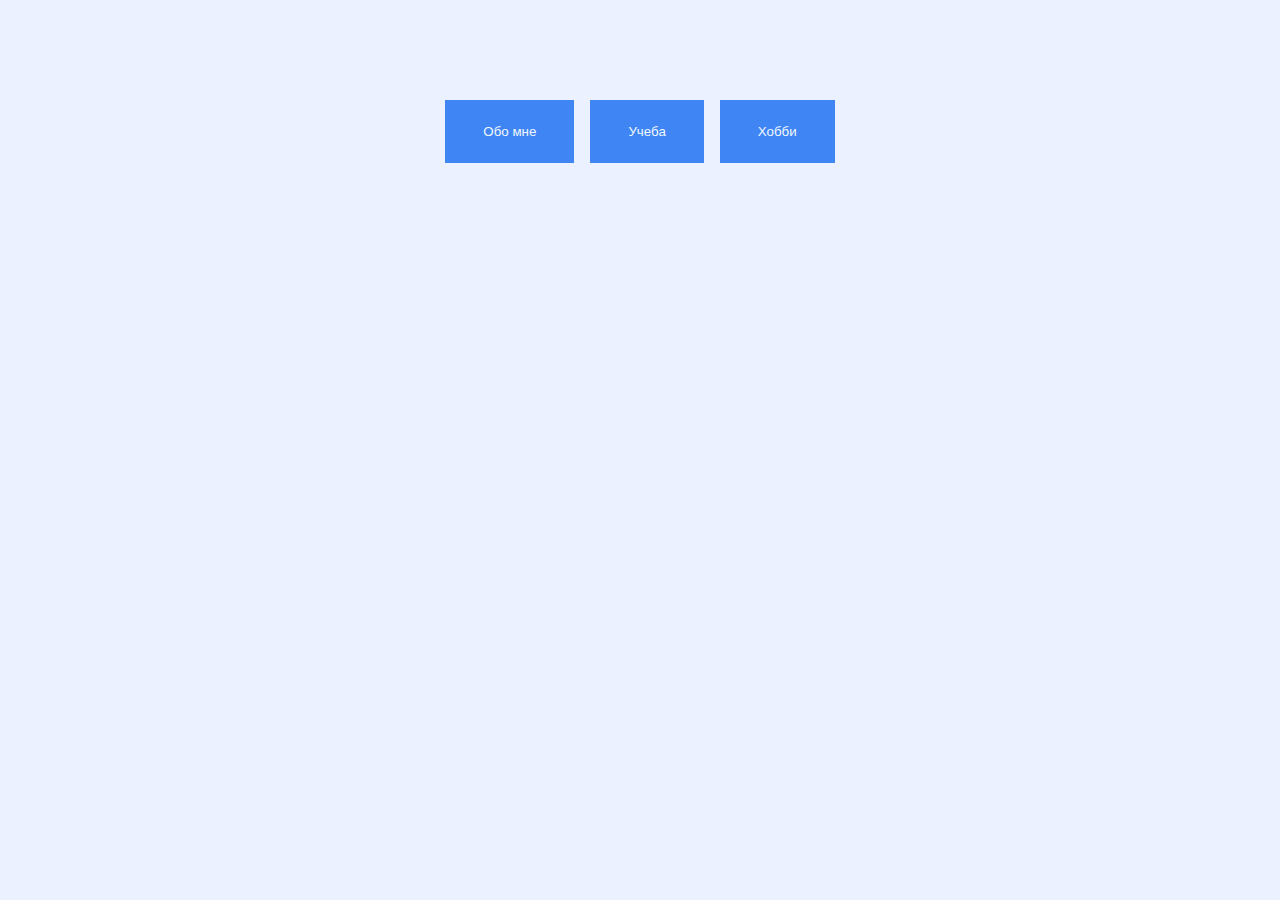
<file: FINAL_FRONT/index.html>
<!DOCTYPE html>
<html lang="en">
<head>
    <meta charset="UTF-8">
    <meta name="viewport" content="width=device-width, initial-scale=1.0">
    <link rel="stylesheet" href="style.css"/>
    <title>Document</title>
</head>
<body>
    <div class="about-me-panel">
        <button id="aboutme-button" class="buttons-button"> Обо мне</button>
        <button id="college-button" class="buttons-button">Учеба </button>
        <button id="hobby-button" class="buttons-button">Хобби</button>
    </div>
    <div id="about-me-display"></div>
    <script src="logic.js"></script>
</body>
</html>
</file>
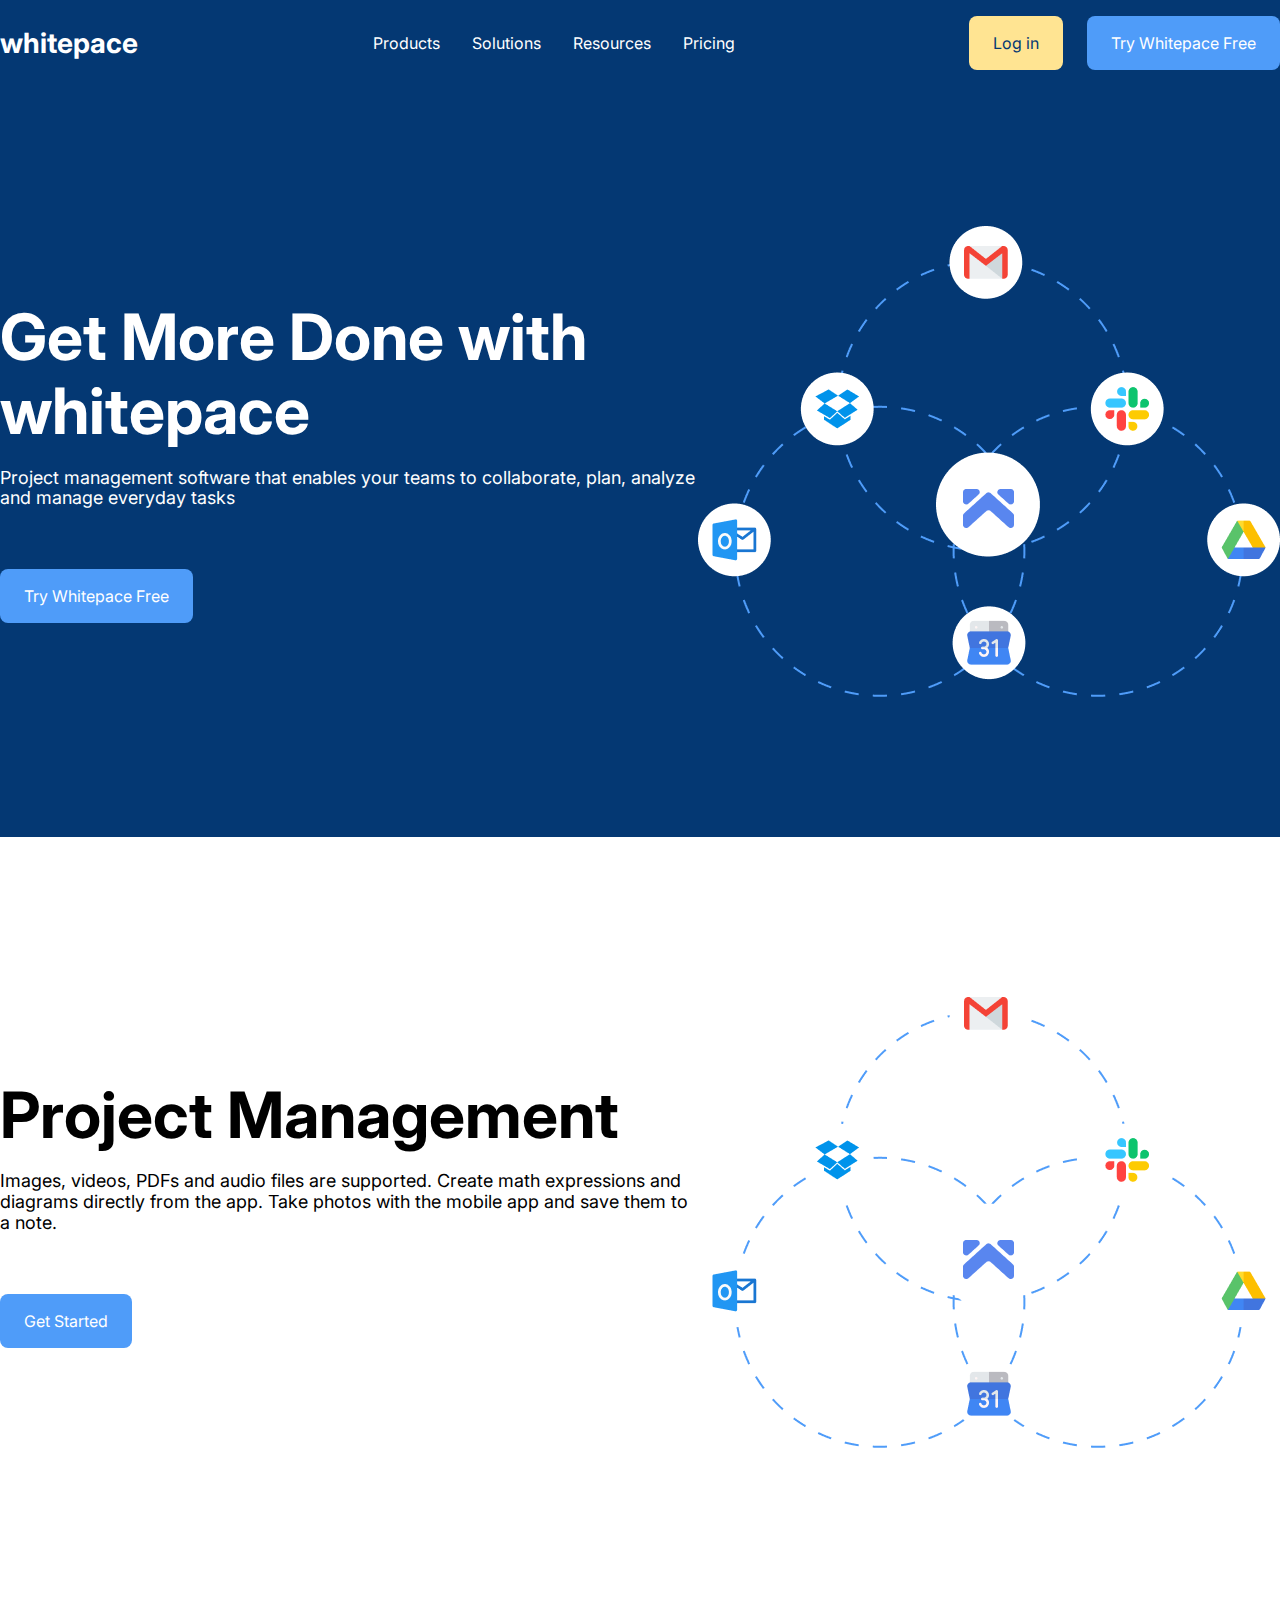
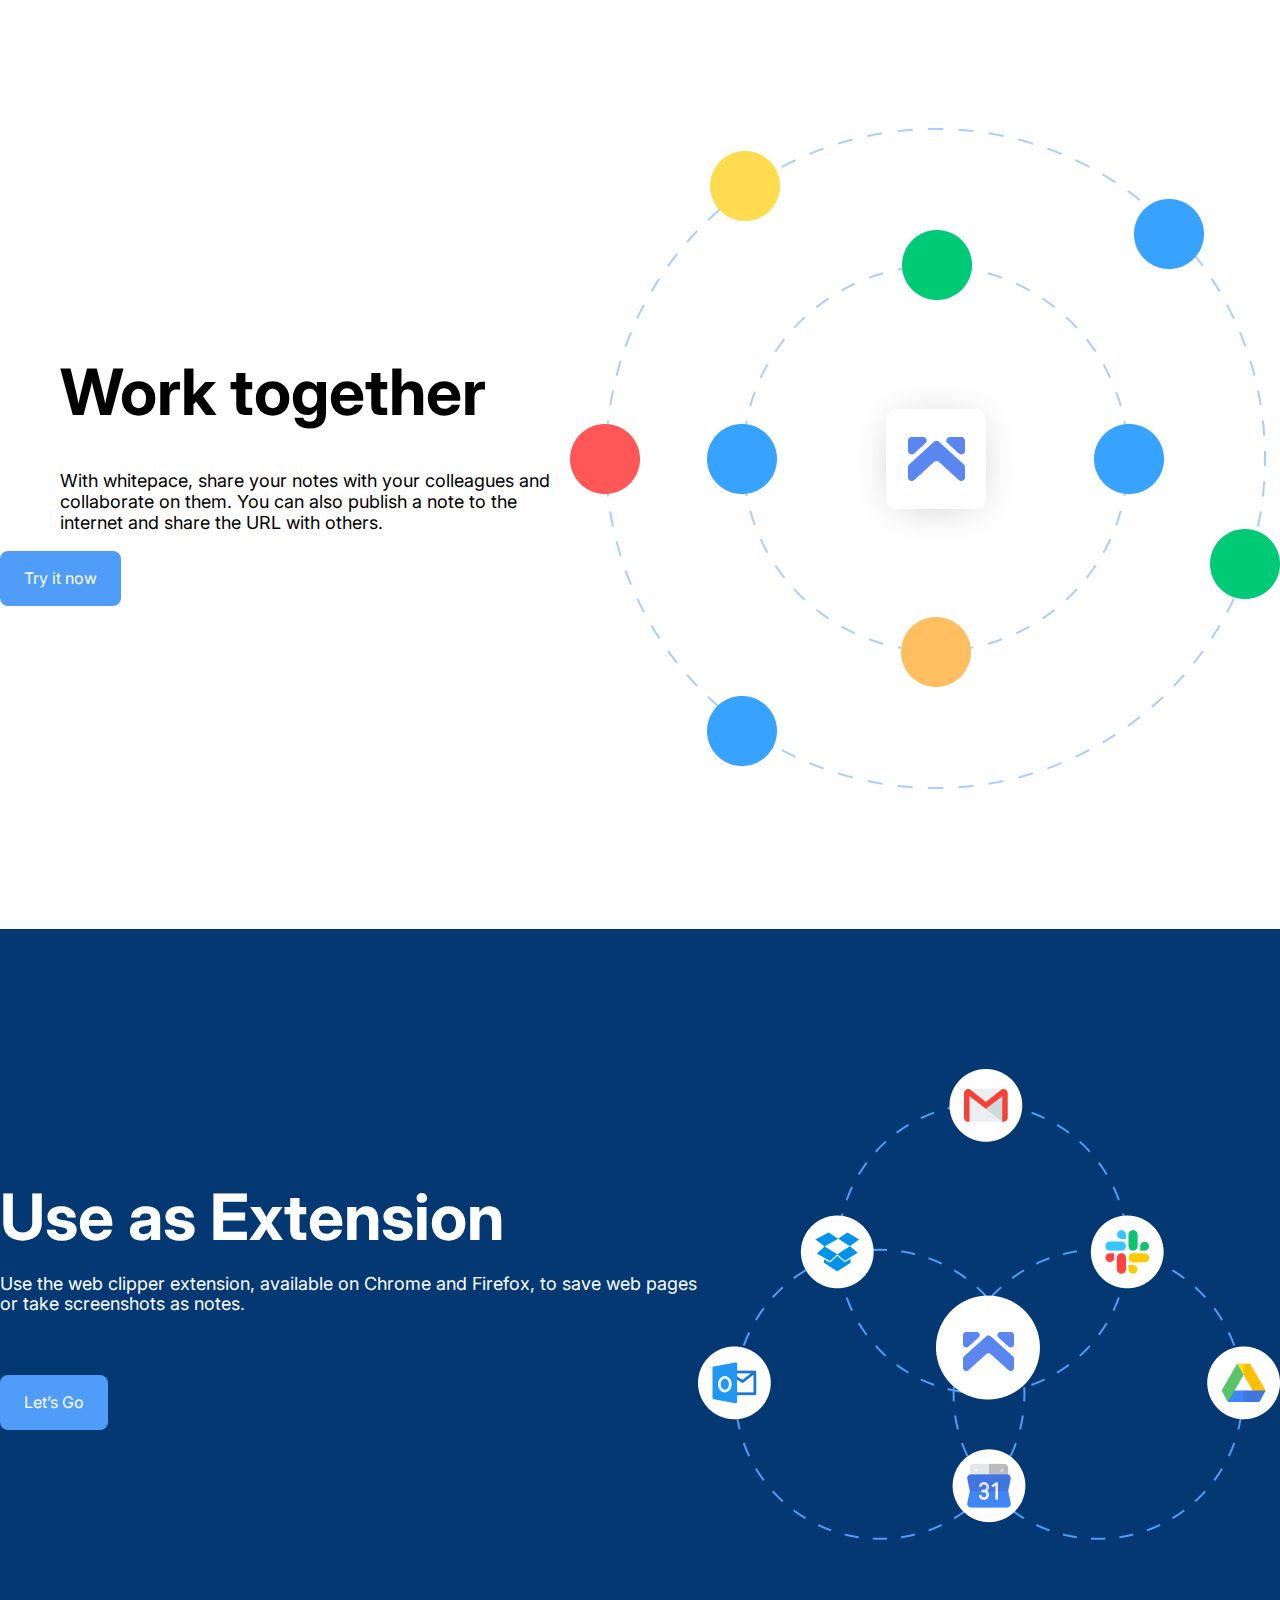
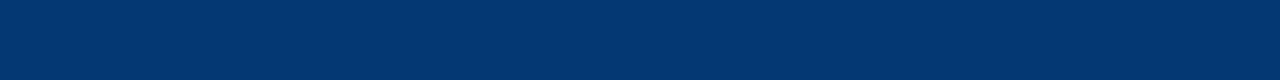
<file: HW3/index.html>
<!DOCTYPE html>
<html lang="en">
<head>
    <meta charset="UTF-8">
    <meta name="viewport" content="width=device-width, initial-scale=1.0">
    <link rel="stylesheet" href="style.css"/>
    <link rel="stylesheet" href="normalize.css"/>
    <link rel="preconnect" href="https://fonts.googleapis.com">
    <link rel="preconnect" href="https://fonts.gstatic.com" crossorigin>
    <link href="https://fonts.googleapis.com/css2?family=Inter:ital,opsz,wght@0,14..32,100..900;1,14..32,100..900&display=swap" rel="stylesheet">
    <title>Document</title>
</head>
<body>
   <header class="base-bg">
       <div class="container header-wrapper">
           <div>
               <a class="link logo" href="#">whitepace</a>
           </div>
           <div>
               <nav class="nav-wrapper">
                   <a class="link" href="#">Products</a>
                   <a class="link" href="#">Solutions</a>
                   <a class="link" href="#">Resources</a>
                   <a class="link" href="#">Pricing</a>
               </nav>
           </div>
           <div class="btns-wrapper">
               <button class="base-btn login-btn">Log in</button>
               <button class="base-btn">Try Whitepace Free</button>
           </div>
       </div>
   </header> 

   <section class="base-bg">
       <div class="container content-wrapper">
           <div>
               <h1 class="title text-white">Get More Done with whitepace</h1>
               <p class="text-white sub-title">Project management software that enables your teams to collaborate, plan, analyze and manage everyday tasks</p>
               <button class="base-btn">Try Whitepace Free</button>
           </div>
           <img  src="assets/Image-container.png" alt="">

       </div>
   </section>

   <section class="base-bg2">
       <div class="container content-wrapper">
           <div>
               <h1 class="title text-black">Project Management</h1>
               <p class="text-black sub-title">Images, videos, PDFs and audio files are supported. Create math expressions and diagrams directly from the app. Take photos with the mobile app and save them to a note.</p>
               <button class="base-btn">Get Started</button>
           </div>
           <img  src="assets/Image-container.png" alt="">
       </div>
   </section>

   <section class="base-bg2">
       <div class="container content-wrapper">
           <div class="content-text">
               <h1 class="title1 text-black">Work together</h1>
               <p class="text-black sub-title1">With whitepace, share your notes with your colleagues and collaborate on them. You can also publish a note to the internet and share the URL with others.</p>
               <button class="base-btn button2">Try it now</button>
           </div>
           <img  src="assets/Work Together Image.png" alt="">
       </div>
   </section>

   <section class="base-bg">
       <div class="container content-wrapper">
           <div>
               <h1 class="title text-white">Use as Extension</h1>
               <p class="text-white sub-title">Use the web clipper extension, available on Chrome and Firefox, to save web pages or take screenshots as notes.</p>
               <button class="base-btn">Let’s Go</button>
           </div>
           <img  src="assets/Image-container.png" alt="">
       </div>
   </section>
</body>
</html>
</file>
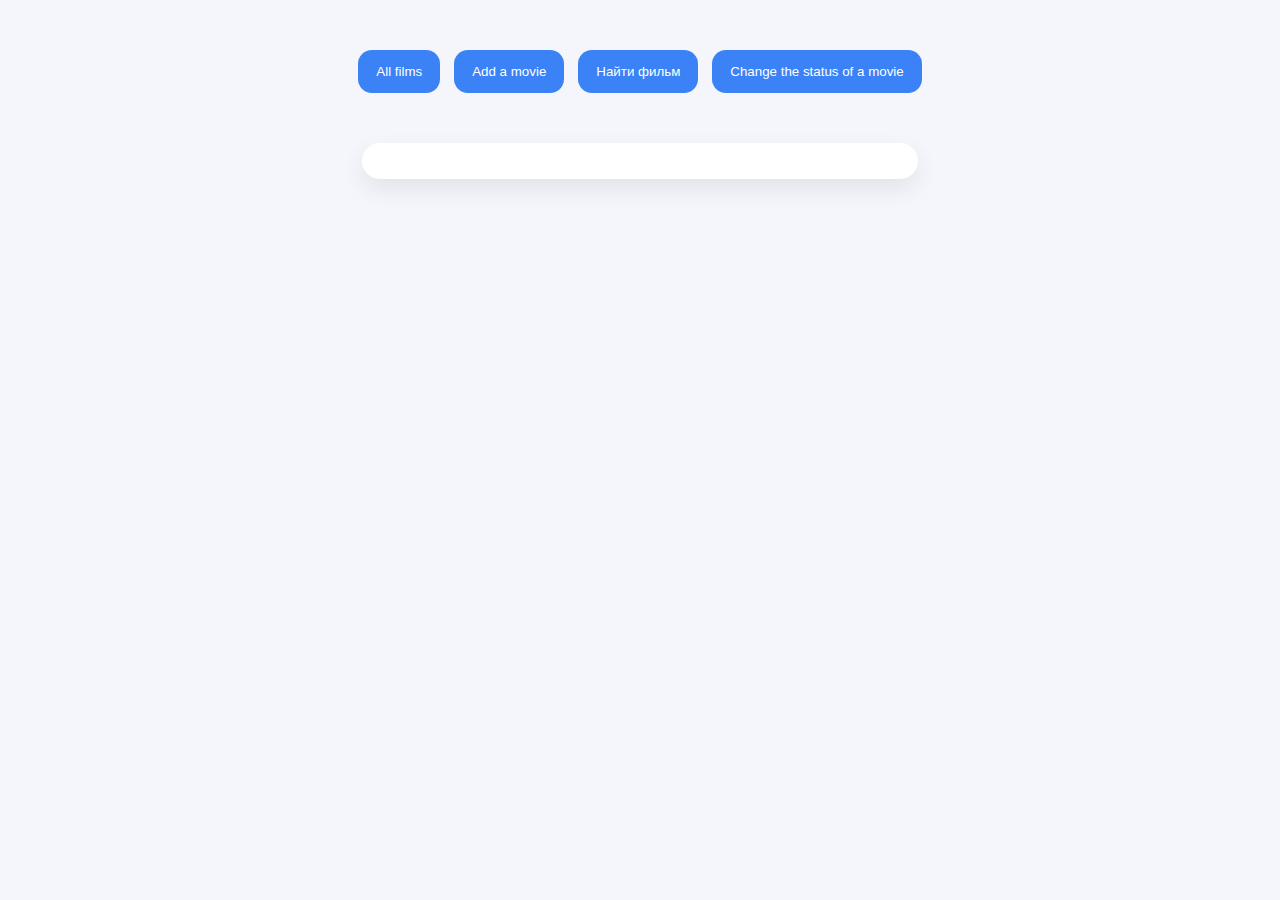
<file: HW6/index.html>
<!DOCTYPE html>
<html lang="en">
<head>
    <meta charset="UTF-8">
    <meta name="viewport" content="width=device-width, initial-scale=1.0">
    <link rel="stylesheet" href="style.css">
    <title>Document</title>
</head>
<body>
    <div class="control-panel">
        <button id="view-films-btn" class="control-btn"> All films</button>
        <button id="create-film-btn" class="control-btn">Add a movie </button>
        <button id="find-film-btn" class="control-btn">Найти фильм</button>
        <button id="toggle-film-status-btn" class="control-btn">Change the status of a movie</button>
    </div>
    <div id="film-display"></div>
    <script src="logic.js"></script>
</body>
</html>
</file>
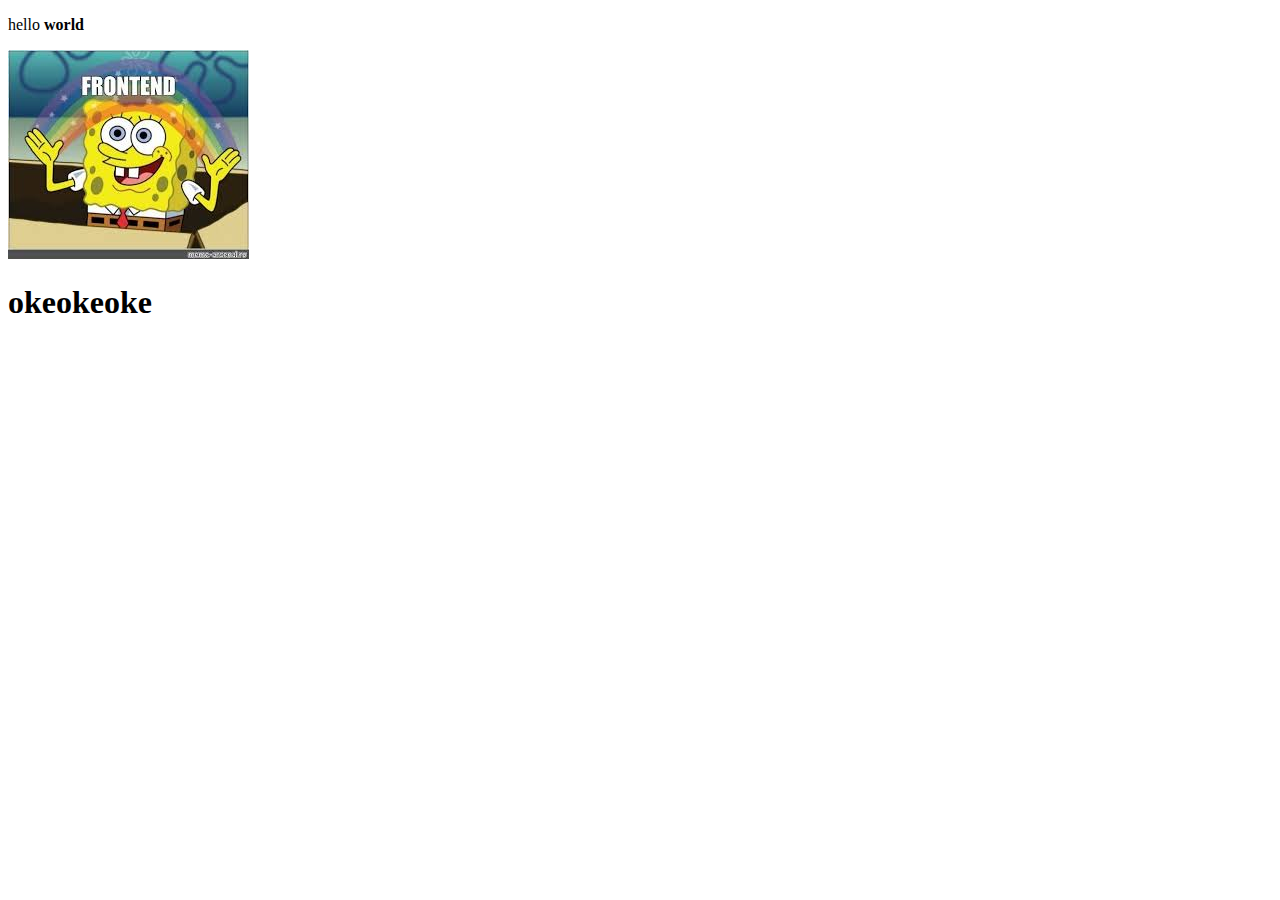
<file: LESSON1/index.html>
<!DOCTYPE html>
<html lang="en">
<head>
    <meta charset="UTF-8">
    <meta name="viewport" content="width=device-width, initial-scale=1.0">
    <title>Document</title>
</head>
<body>
    <p>hello <strong>world</strong></p>
    <img 
    src="[data-uri]" 
    alt="gg"
    />
    <h1>okeokeoke</h1>
</body>
</html>
</file>
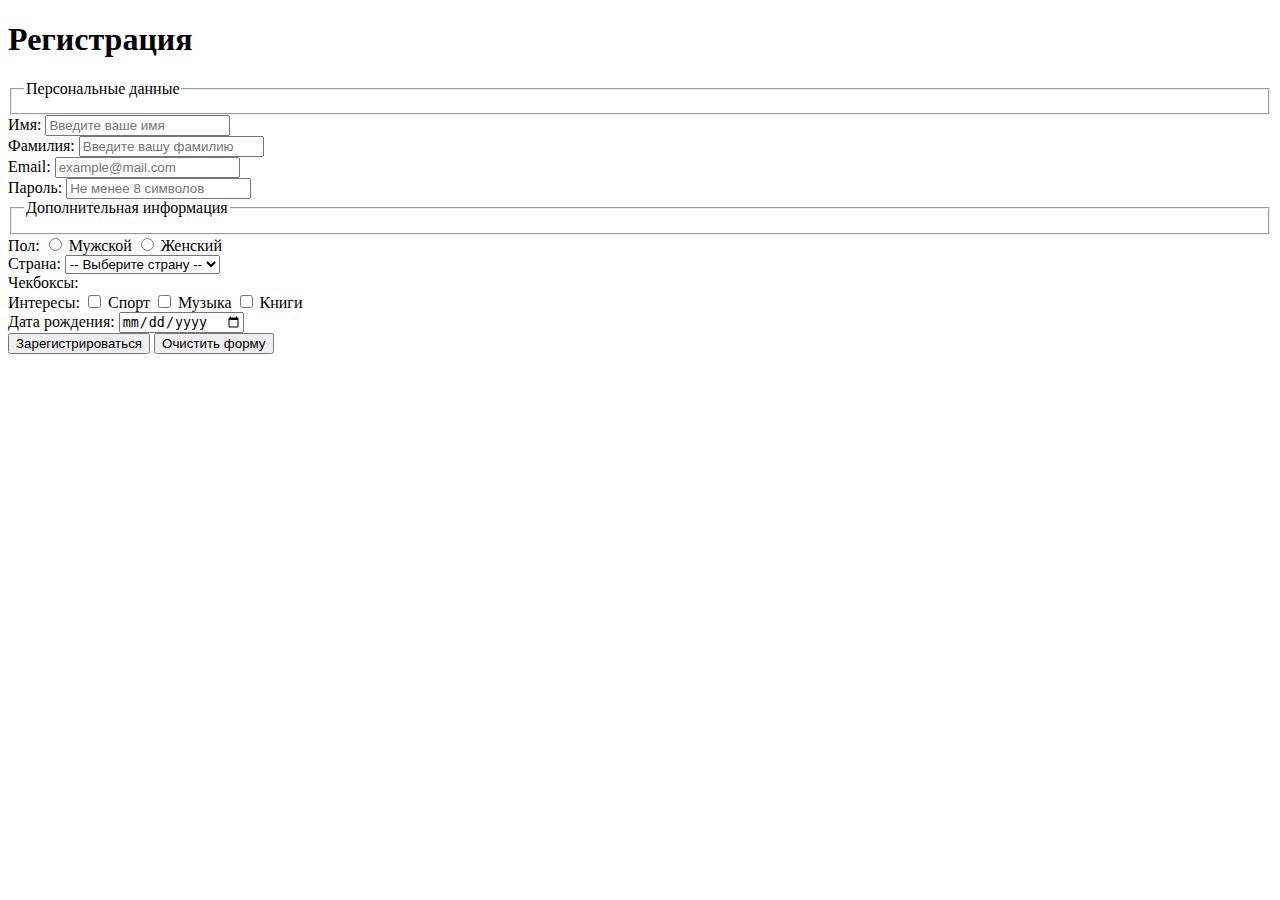
<file: LESSON3/index.html>
<!DOCTYPE html>
<html lang="en">
<head>
    <meta charset="UTF-8">
    <meta name="viewport" content="width=device-width, initial-scale=1.0">
    <title>Document</title>
</head>
<body>
    <h1>Регистрация</h1>
    <form action="/register" method="post" id="registrationForm">
    </form>
        <fieldset>
            <legend>Персональные данные</legend>
        </fieldset>
<div>
    <label for="firstName">Имя:</label>
    <input
    type="text"
    id="firstName"
    name="firstName"
    required
    placeholder="Введите ваше имя"
    minlength="2"
    />
</div>

<div>
    <label for="lastName">Фамилия:</label>
    <input
    type="text"
    id="lastName"
    name="lastName"
    required
    placeholder="Введите вашу фамилию"
    minlength="2"
    />
</div>

<div>
    <label for="email">Email:</label>
    <input
    type="email"
    id="email"
    name="email"
    required
    placeholder="example@mail.com"
    />
</div>

<div>
    <label for="password">Пароль:</label>
    <input
    type="password"
    id="password"
    name="password"
    required
    placeholder="Не менее 8 символов"
    minlength="8"
    pattern="^(?=.*[a-z])(?=.*[A-Z])(?=.*\d).+$"
    title="Пароль должен содержать заглавные и строчные буквы, цифры"
    />
</div>
    <fieldset>
        <legend>Дополнительная информация</legend>
    </fieldset>

<div>
    <label>Пол:</label>
    <label>
    <input type="radio" name="gender" value="male" required /> Мужской
    </label>
    <label>
    <input type="radio" name="gender" value="female" /> Женский
</label>
</div>

<div>
    <label for="country">Страна:</label>
    <select id="country" name="country" required>
    <option value="">-- Выберите страну --</option>
    <option value="ru">Россия</option>
    <option value="us">США</option>
    <option value="de">Германия</option>
    <option value="fr">Франция</option>
    </select>
    </div>
    Чекбоксы:
<div>
    <label>Интересы:</label>
    <label>
    <input type="checkbox" name="interests" value="sports" /> Спорт
    </label>
    <label>
    <input type="checkbox" name="interests" value="music" /> Музыка
    </label>
    <label>
    <input type="checkbox" name="interests" value="books" /> Книги
    </label>
</div>

<div>
    <label for="birthdate">Дата рождения:</label>
    <input type="date" id="birthdate" name="birthdate" required />
</div>

<div>
    <button type="submit">Зарегистрироваться</button>
    <button type="reset">Очистить форму</button>
</div>

</body>
</html>
</file>
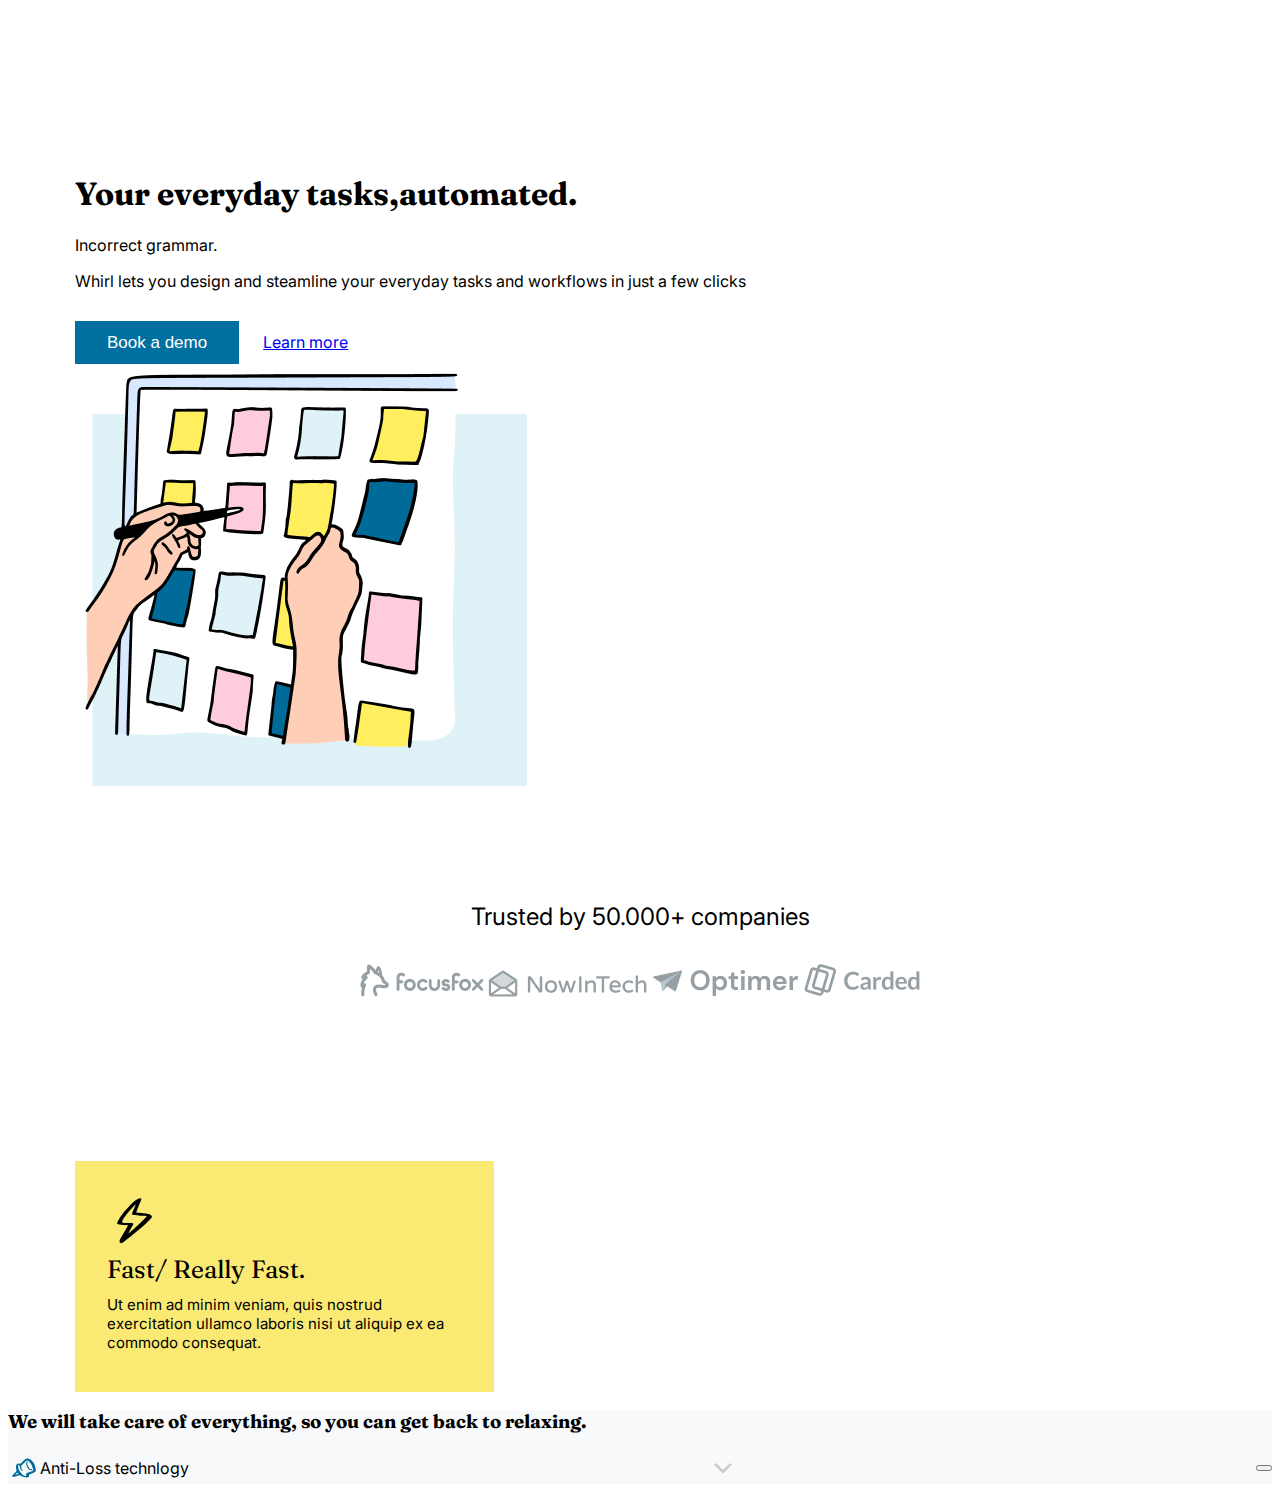
<file: LESSON4/index.html>
<!DOCTYPE html>
<html lang="en">
<head>
    <link rel="stylesheet" href="style.css">
    <meta charset="UTF-8">
    <meta name="viewport" content="width=device-width, initial-scale=1.0">
    <link rel="preconnect" href="https://fonts.googleapis.com">
    <link rel="preconnect" href="https://fonts.gstatic.com" crossorigin>
    <link href="https://fonts.googleapis.com/css2?family=Fraunces:ital,opsz,wght@0,9..144,100..900;1,9..144,100..900&family=Inter:ital,opsz,wght@0,14..32,100..900;1,14..32,100..900&display=swap" rel="stylesheet">
    <title>Document</title>
</head>
<body>
    <main>
        <section class="container inner-wrapper">
            <div>
                <h1> Your everyday tasks,automated.</h1> Incorrect grammar.
                <p calss="main-subtitle"> 
                Whirl lets you design and steamline your everyday tasks and workflows in just a few clicks
                </p>
                <div class="controls-wrapper">
                    <button class="book-button">
                        Book a demo
                    </button>
                    <a href="#"
                    calss="learn-more-link">
                    Learn more
                    </a>
                </div>
                    <img src="assets/IMAGE.png" alt="main-imag">
                </div>
            </div>
        </section>

        <section class="container-wrapper">
            <h4 class="companies-title">
                Trusted by 50.000+ companies
            </h4>
            <div calss="logo-wrappers">
                <img src="assets/IMAGE (1).png">
                <img src="assets/IMAGE (2).png">
                <img src="assets/IMAGE (3).png">
                <img src="assets/IMAGE (4).png">
            </div>
        </section>

        <section class="container feature-wrapper">
            <div class="feature-card feature-card-yellow">
                <img src="assets/IMAGE.svg">
                <h6 class="feature-card-title">
                    Fast/ Really Fast.
                </h6>
                <p class="feature-card-text">
                    Ut enim ad minim veniam, quis nostrud exercitation ullamco laboris nisi ut aliquip ex ea commodo consequat.
                </p>
            </div>
        </section>
        <section class="gray-bg">
            <div class="container">

            </div>
            <div class="care-lest-block">
                <h3>
                We will take care of everything, so you can get back to relaxing.
                </h3>
                <div class="care-accordion">
                    <div class="accordion-item">
                       <div class="accordion-item-header">
                            <div class="accordion-item-left">
                                <img src="assets/IMAGE (3).svg" alt="sc">
                            <span>
                                Anti-Loss technlogy
                            </span>
                            </div>
                            <img src="assets/IMAGE (4).svg" alt="sdf">
                            <button>
                                
                            </button>
                       </div> 
                    </div>
                </div>
            </div>
        </section>
    </main>
</body>
</html>
</file>
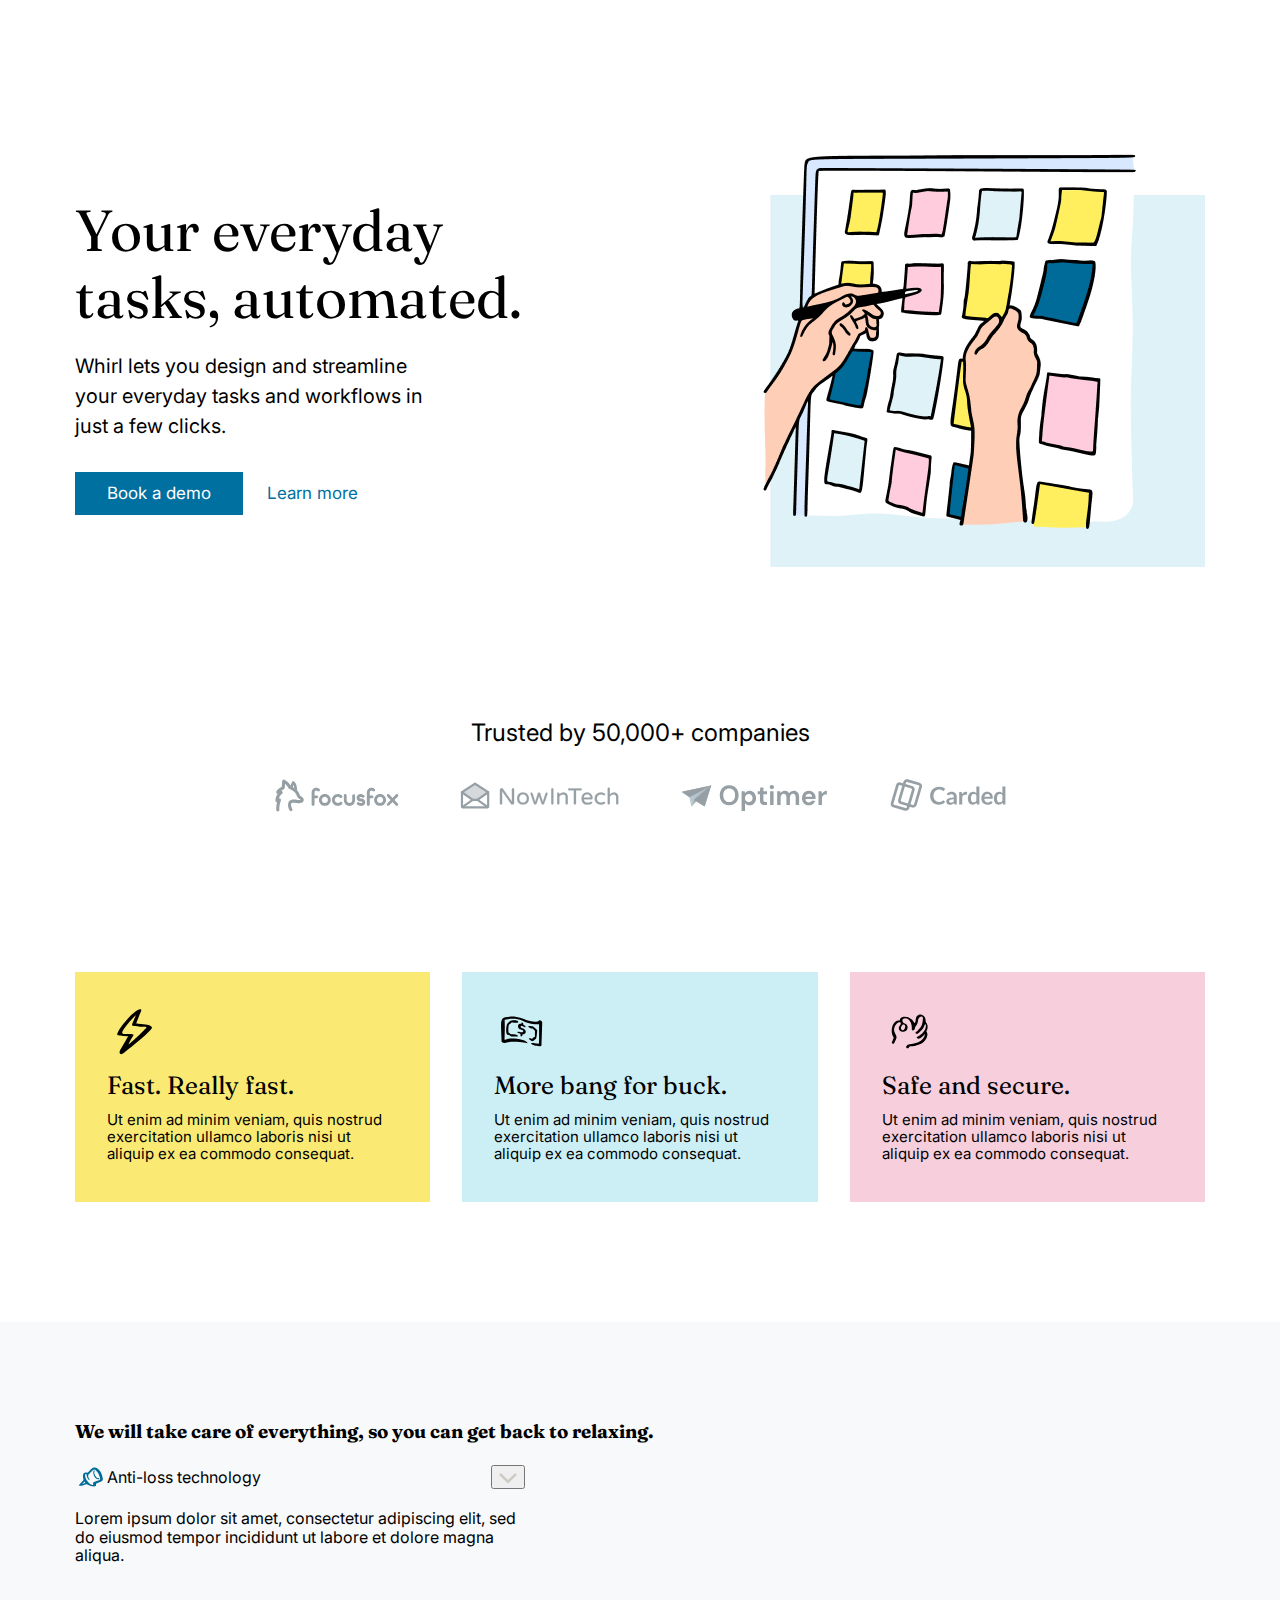
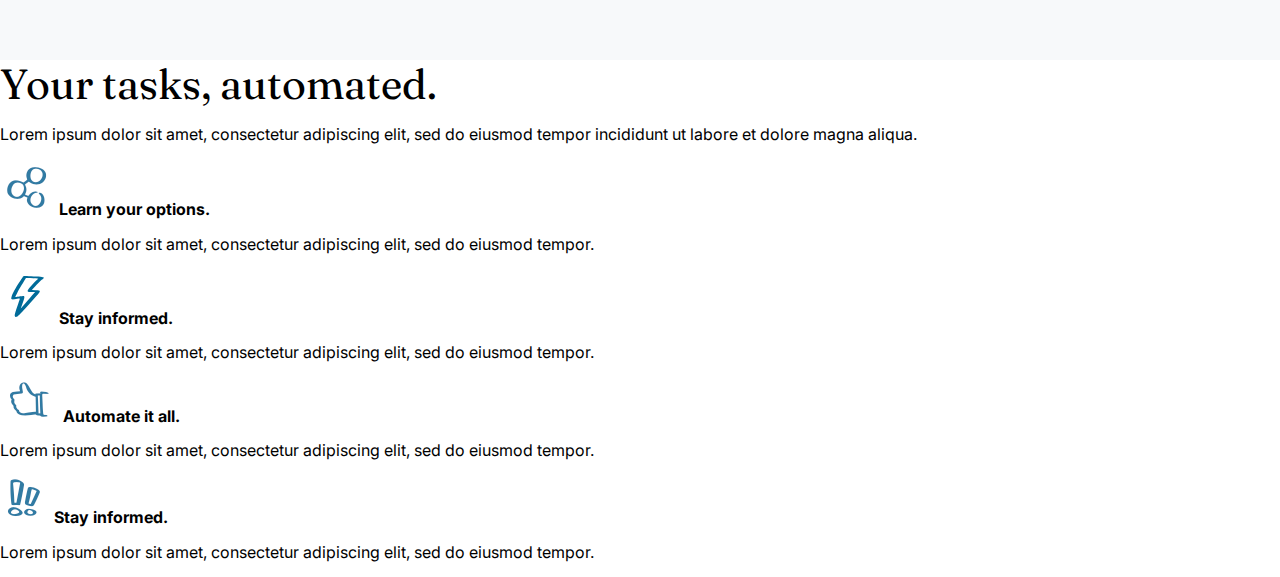
<file: LESSON5.2/index.html>
<!doctype html>
<html lang=>
<head>
  <meta charset="UTF-8">
  <meta name="viewport"
        content="width=device-width, user-scalable=no, initial-scale=1.0, maximum-scale=1.0, minimum-scale=1.0">
  <meta http-equiv="X-UA-Compatible" content="ie=edge">
  <link rel="preconnect" href="https://fonts.googleapis.com">
  <link rel="preconnect" href="https://fonts.gstatic.com" crossorigin>
  <link href="https://fonts.googleapis.com/css2?family=Fraunces:ital,opsz,wght@0,9..144,100..900;1,9..144,100..900&family=Inter:ital,opsz,wght@0,14..32,100..900;1,14..32,100..900&display=swap" rel="stylesheet">

  <link rel="stylesheet" href="normalize.css">
  <link rel="stylesheet" href="styles.css">
  <title>Document</title>
</head>
<!----><body>
  <main>
    <section
        class="container inner-wrapper">
      <div>
        <h1 class="main-title">
          Your everyday tasks, automated.
        </h1>
        <p class="main-subtitle">
          Whirl lets you design and streamline your everyday tasks and workflows in just a few clicks.
        </p>
        <div class="controls-wrapper">
            <button class="book-button">
              Book a demo
            </button>
            <a href="#" class="learn-more-link">
              Learn more
            </a>
        </div>
      </div>
      <img src="assets/main-image.png" alt="main image">
    </section>
    <section class="container companies-wrapper">
      <h4 class="companies-title">
        Trusted by 50,000+ companies
      </h4>
      <div class="logos-wrapper">
        <img src="assets/logo-focus-fox.svg" alt="logo focus fox">

        <img src="assets/logo-now-in-tech.svg" alt="logo now in tech">

        <img src="assets/logo-optimer.svg" alt="logo optimer">

        <img src="assets/logo-carded.svg" alt="logo cardred">
      </div>
    </section>

    <section class="container features-wrapper">
      <div class="feature-card feature-card-yellow">
        <img class="feature-img" src="assets/fast.svg" alt="fast image"/>
        <h6 class="feature-card-title">
          Fast. Really fast.
        </h6>
        <p class="feature-card-text ">
          Ut enim ad minim veniam, quis nostrud exercitation ullamco laboris nisi ut aliquip ex ea commodo consequat.
        </p>
      </div>
      <div class="feature-card feature-card-blue">
        <img class="feature-img" src="assets/money.svg" alt="fast image"/>
        <h6 class="feature-card-title">
          More bang for buck.        </h6>
        <p class="feature-card-text ">
          Ut enim ad minim veniam, quis nostrud exercitation ullamco laboris nisi ut aliquip ex ea commodo consequat.
        </p>
      </div>
      <div class="feature-card feature-card-pink">
        <img class="feature-img" src="assets/hand.svg" alt="fast image"/>
        <h6 class="feature-card-title">
          Safe and secure.        </h6>
        <p class="feature-card-text ">
          Ut enim ad minim veniam, quis nostrud exercitation ullamco laboris nisi ut aliquip ex ea commodo consequat.
        </p>
      </div>
    </section>

    <section class="gray-background">
      <div class="container">
        <div class="care-left-block">
          <h3>
            We will take care of everything,
            so you can get back to relaxing.
          </h3>

          <div class="care-accordion">
            <div class="accordion-item">
              <div class="accordion-item-header">
                <div class="accordion-item-left">
                  <img src="assets/pin.svg" alt="pin icon"/>
                  <span>
                  Anti-loss technology
                  </span>
                </div>
                <button>
                  <img src="assets/arrow-down.svg" alt="arrow down icon"/>
                </button>
              </div>
              <p>
                Lorem ipsum dolor sit amet, consectetur adipiscing elit, sed do eiusmod tempor incididunt ut labore et dolore magna aliqua.
              </p>
            </div>
          </div>
        </div>
      </div>
    </section>
    <section>
        <div class="title-wrapper">
            <h1 class="base-title">Your tasks, automated.</h1>
            <p>Lorem ipsum dolor sit amet, consectetur adipiscing elit, sed do eiusmod tempor incididunt ut labore et dolore magna aliqua.</p>
        </div>

        <div>
            <img src="assets/socseti.svg" alt="">
            <strong>Learn your options.</strong>
            <p>Lorem ipsum dolor sit amet, consectetur adipiscing elit, sed do eiusmod tempor.</p>
        </div>

        <div>
            <img src="assets/socseti2.svg" alt="">
            <strong>Stay informed.</strong>
            <p>Lorem ipsum dolor sit amet, consectetur adipiscing elit, sed do eiusmod tempor.</p>
        </div>

        <div>
            <img src="assets/socseti3.svg" alt="">
            <strong>Automate it all.</strong>
            <p>Lorem ipsum dolor sit amet, consectetur adipiscing elit, sed do eiusmod tempor.</p>
        </div>

        <div>
            <img src="assets/socseti4.svg" alt="">
            <strong>Stay informed.</strong>
            <p>Lorem ipsum dolor sit amet, consectetur adipiscing elit, sed do eiusmod tempor.</p>
        </div>

    </section>

    <section>
        
    </section>
  </main>
</body>
</html>
</file>
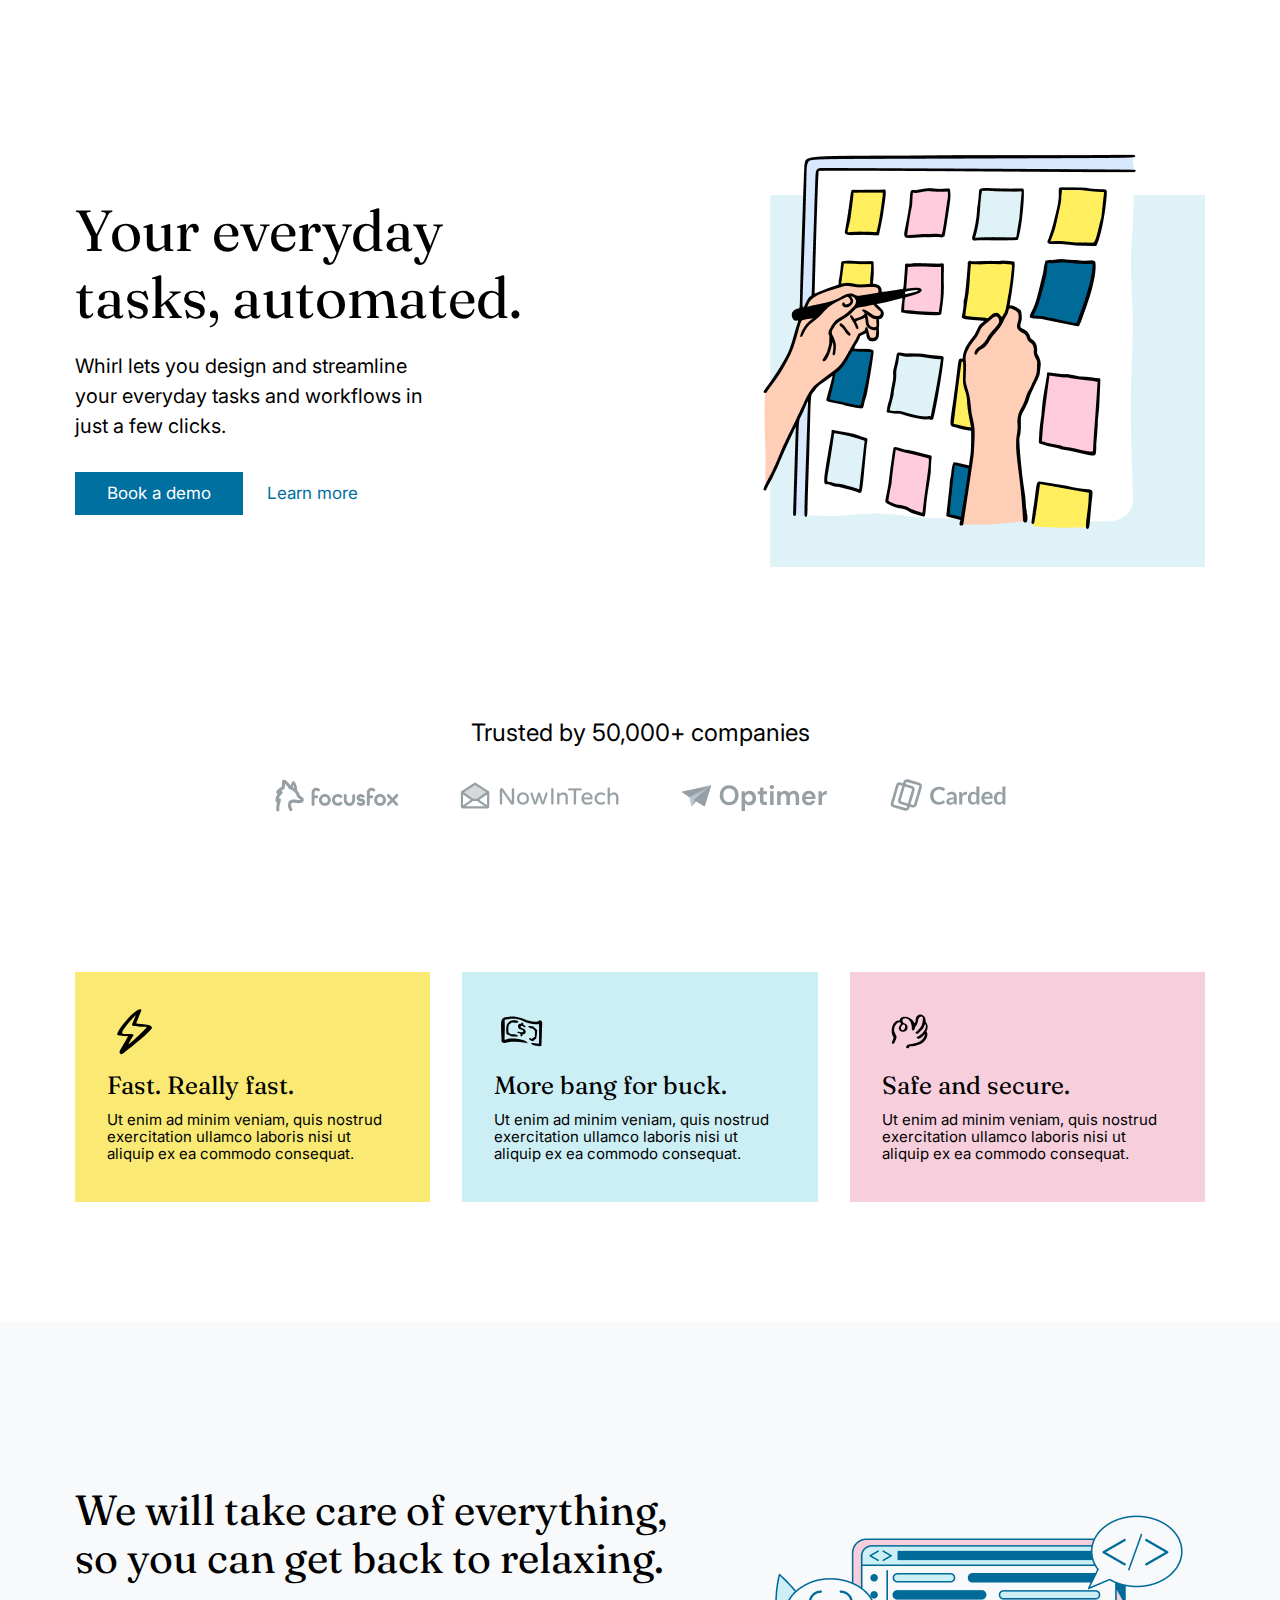
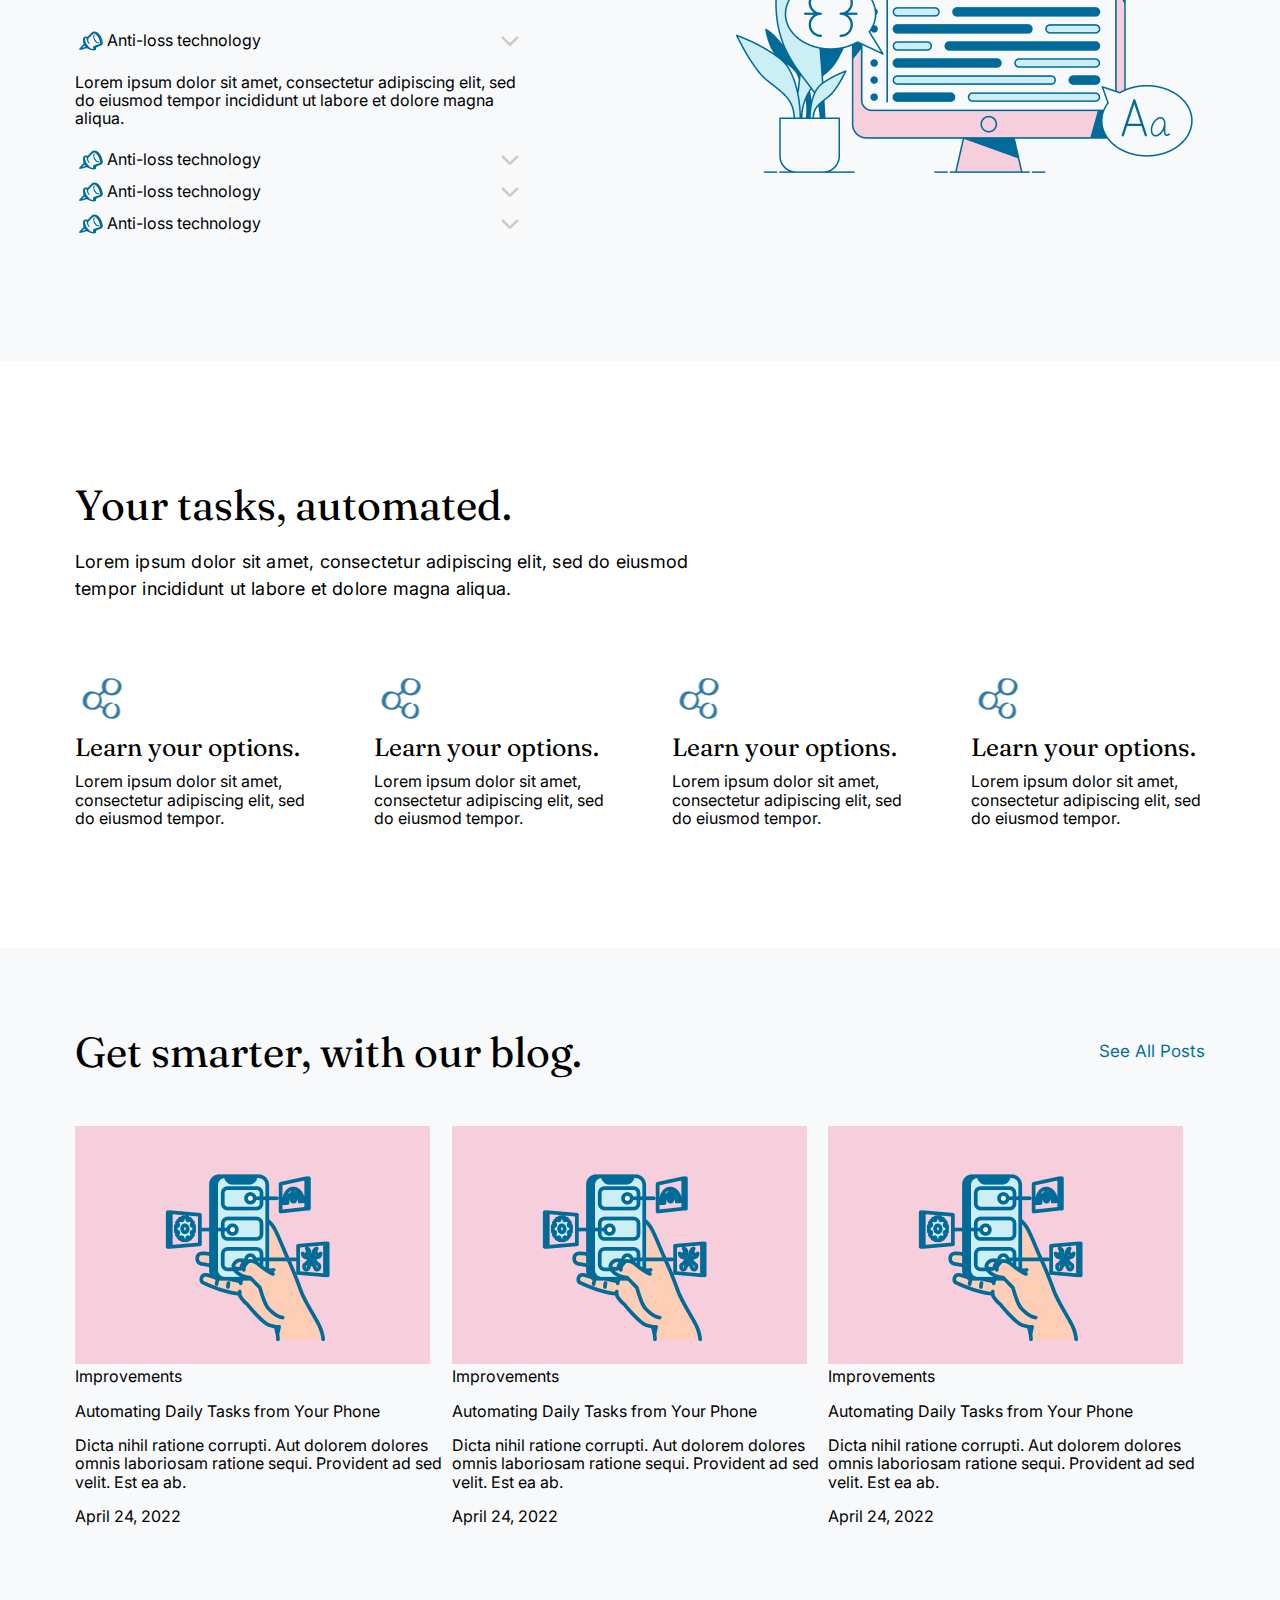
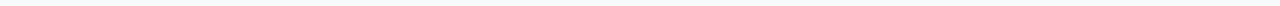
<file: LESSON5.3/index.html>
<!doctype html>
<html lang=>
<head>
  <meta charset="UTF-8">
  <meta name="viewport"
        content="width=device-width, user-scalable=no, initial-scale=1.0, maximum-scale=1.0, minimum-scale=1.0">
  <meta http-equiv="X-UA-Compatible" content="ie=edge">
  <link rel="preconnect" href="https://fonts.googleapis.com">
  <link rel="preconnect" href="https://fonts.gstatic.com" crossorigin>
  <link href="https://fonts.googleapis.com/css2?family=Fraunces:ital,opsz,wght@0,9..144,100..900;1,9..144,100..900&family=Inter:ital,opsz,wght@0,14..32,100..900;1,14..32,100..900&display=swap" rel="stylesheet">

  <link rel="stylesheet" href="normalize.css">
  <link rel="stylesheet" href="styles.css">
  <title>Document</title>
</head>
<!----><body>
  <main>
    <section
        class="container inner-wrapper">
      <div>
        <h1 class="main-title">
          Your everyday tasks, automated.
        </h1>
        <p class="main-subtitle">
          Whirl lets you design and streamline your everyday tasks and workflows in just a few clicks.
        </p>
        <div class="controls-wrapper">
            <button class="book-button">
              Book a demo
            </button>
            <a href="#" class="learn-more-link">
              Learn more
            </a>
        </div>
      </div>
      <img src="assets/main-image.png" alt="main image">
    </section>
    <section class="container companies-wrapper">
      <h4 class="companies-title">
        Trusted by 50,000+ companies
      </h4>
      <div class="logos-wrapper">
        <img src="assets/logo-focus-fox.svg" alt="logo focus fox">

        <img src="assets/logo-now-in-tech.svg" alt="logo now in tech">

        <img src="assets/logo-optimer.svg" alt="logo optimer">

        <img src="assets/logo-carded.svg" alt="logo cardred">
      </div>
    </section>

    <section class="container features-wrapper">
      <div class="feature-card feature-card-yellow">
        <img class="feature-img" src="assets/fast.svg" alt="fast image"/>
        <h6 class="feature-card-title">
          Fast. Really fast.
        </h6>
        <p class="feature-card-text ">
          Ut enim ad minim veniam, quis nostrud exercitation ullamco laboris nisi ut aliquip ex ea commodo consequat.
        </p>
      </div>
      <div class="feature-card feature-card-blue">
        <img class="feature-img" src="assets/money.svg" alt="fast image"/>
        <h6 class="feature-card-title">
          More bang for buck.        </h6>
        <p class="feature-card-text ">
          Ut enim ad minim veniam, quis nostrud exercitation ullamco laboris nisi ut aliquip ex ea commodo consequat.
        </p>
      </div>
      <div class="feature-card feature-card-pink">
        <img class="feature-img" src="assets/hand.svg" alt="fast image"/>
        <h6 class="feature-card-title">
          Safe and secure.        </h6>
        <p class="feature-card-text ">
          Ut enim ad minim veniam, quis nostrud exercitation ullamco laboris nisi ut aliquip ex ea commodo consequat.
        </p>
      </div>
    </section>

<section class="gray-background">
      <div class="container care-container">
        <div class="care-left-block">
          <h3 class="care-title">
            We will take care of everything,
            so you can get back to relaxing.
          </h3>

          <div class="care-accordion">
            <div class="accordion-item">
              <div class="accordion-item-header">
                <div class="accordion-item-left">
                  <img src="assets/pin.svg" alt="pin icon"/>
                  <span>
                  Anti-loss technology
                  </span>
                </div>
                <button class="care-arrow-button">
                  <img src="assets/arrow-down.svg" alt="arrow down icon"/>
                </button>
              </div>
              <p>
                Lorem ipsum dolor sit amet, consectetur adipiscing elit, sed do eiusmod tempor incididunt ut labore et dolore magna aliqua.
              </p>
            </div>
            <div class="accordion-item">
              <div class="accordion-item-header">
                <div class="accordion-item-left">
                  <img src="assets/pin.svg" alt="pin icon"/>
                  <span>
                  Anti-loss technology
                  </span>
                </div>
                <button class="care-arrow-button">
                  <img src="assets/arrow-down.svg" alt="arrow down icon"/>
                </button>
              </div>
            </div>
             <div class="accordion-item">
              <div class="accordion-item-header">
                <div class="accordion-item-left">
                  <img src="assets/pin.svg" alt="pin icon"/>
                  <span>
                  Anti-loss technology
                  </span>
                </div>
                <button class="care-arrow-button">
                  <img src="assets/arrow-down.svg" alt="arrow down icon"/>
                </button>
              </div>
            </div>
             <div class="accordion-item">
              <div class="accordion-item-header">
                <div class="accordion-item-left">
                  <img src="assets/pin.svg" alt="pin icon"/>
                  <span>
                  Anti-loss technology
                  </span>
                </div>
                <button class="care-arrow-button">
                  <img src="assets/arrow-down.svg" alt="arrow down icon"/>
                </button>
              </div>
            </div>
          </div>
        </div>
        <img src="assets/computer-img.png"/>
      </div>
    </section>

    <section class="container automated-container">
      <div class="automated-titles-wrapper">
        <h5 class="base-title">
          Your tasks, automated.
        </h5>
        <p>
          Lorem ipsum dolor sit amet, consectetur adipiscing elit, sed do eiusmod tempor incididunt ut labore et dolore magna aliqua.
        </p>
      </div>

    <div class="automated-cards-wrapper">
        <div class="automated-card" >
          <img 
            class="automated-card-icon"
            src="assets/social-network-icon.svg"
            alt="social-network-icon"
           />
          <strong>
            Learn your options.
          </strong>
          <p>
            Lorem ipsum dolor sit amet, consectetur adipiscing elit, sed do eiusmod tempor.
          </p>
      </div>
      <div class="automated-card">
        <img
                    class="automated-card-icon"

         src="assets/social-network-icon.svg" alt="social-network-icon"/>
        <strong>Learn your options.</strong>
        <p>
          Lorem ipsum dolor sit amet, consectetur adipiscing elit, sed do eiusmod tempor.
        </p>
      </div>
      <div class="automated-card">
        <img src="assets/social-network-icon.svg" alt="social-network-icon"             class="automated-card-icon"
/>
        <strong>Learn your options.</strong>
        <p>
          Lorem ipsum dolor sit amet, consectetur adipiscing elit, sed do eiusmod tempor.
        </p>
      </div>
      <div class="automated-card">
        <img src="assets/social-network-icon.svg" alt="social-network-icon"             class="automated-card-icon"
/>
        <strong>Learn your options.</strong>
        <p>
          Lorem ipsum dolor sit amet, consectetur adipiscing elit, sed do eiusmod tempor.
        </p>
      </div>
    </div>
    </section>

    <section class="gray-background">
      <div class="container blog-container">
        
        <div class="blog-titles-wrapper">
          <h5 class="base-title">
            Get smarter, with our blog.
          </h5>
          <a href="#" class="learn-more-link">
            See All Posts
          </a>
        </div>
      
        <div class="blog-cards-wrapper">
          <div class="blog-card">
            <img src="assets/phone-pink-bg.jpg" alt="pink phone"/>
            <div class="blog-card-texts">
              <span class="blog-card-badge">Improvements</span>
              <p class="blog-card-title">
                Automating Daily Tasks from Your Phone
              </p>
              <p class="blog-card-description">
                Dicta nihil ratione corrupti. Aut dolorem dolores omnis laboriosam ratione sequi. Provident ad sed velit. Est ea ab.
              </p>
              <span class="blog-card-date">
                April 24, 2022
              </span>
            </div>
          </div>

          <div class="blog-card">
            <img src="assets/phone-pink-bg.jpg" alt="pink phone"/>
            <div class="blog-card-texts">
              <span class="blog-card-badge">Improvements</span>
              <p class="blog-card-title">
                Automating Daily Tasks from Your Phone
              </p>
              <p class="blog-card-description">
                Dicta nihil ratione corrupti. Aut dolorem dolores omnis laboriosam ratione sequi. Provident ad sed velit. Est ea ab.
              </p>
              <span class="blog-card-date">
                April 24, 2022
              </span>
            </div>
          </div>

          <div class="blog-card">
            <img src="assets/phone-pink-bg.jpg" alt="pink phone"/>
            <div class="blog-card-texts">
              <span class="blog-card-badge">Improvements</span>
              <p class="blog-card-title">
                Automating Daily Tasks from Your Phone
              </p>
              <p class="blog-card-description">
                Dicta nihil ratione corrupti. Aut dolorem dolores omnis laboriosam ratione sequi. Provident ad sed velit. Est ea ab.
              </p>
              <span class="blog-card-date">
                April 24, 2022
              </span>
            </div>
          </div>


        </div>
      </div>
    </section>
  </main>
</body>
</html>
</file>
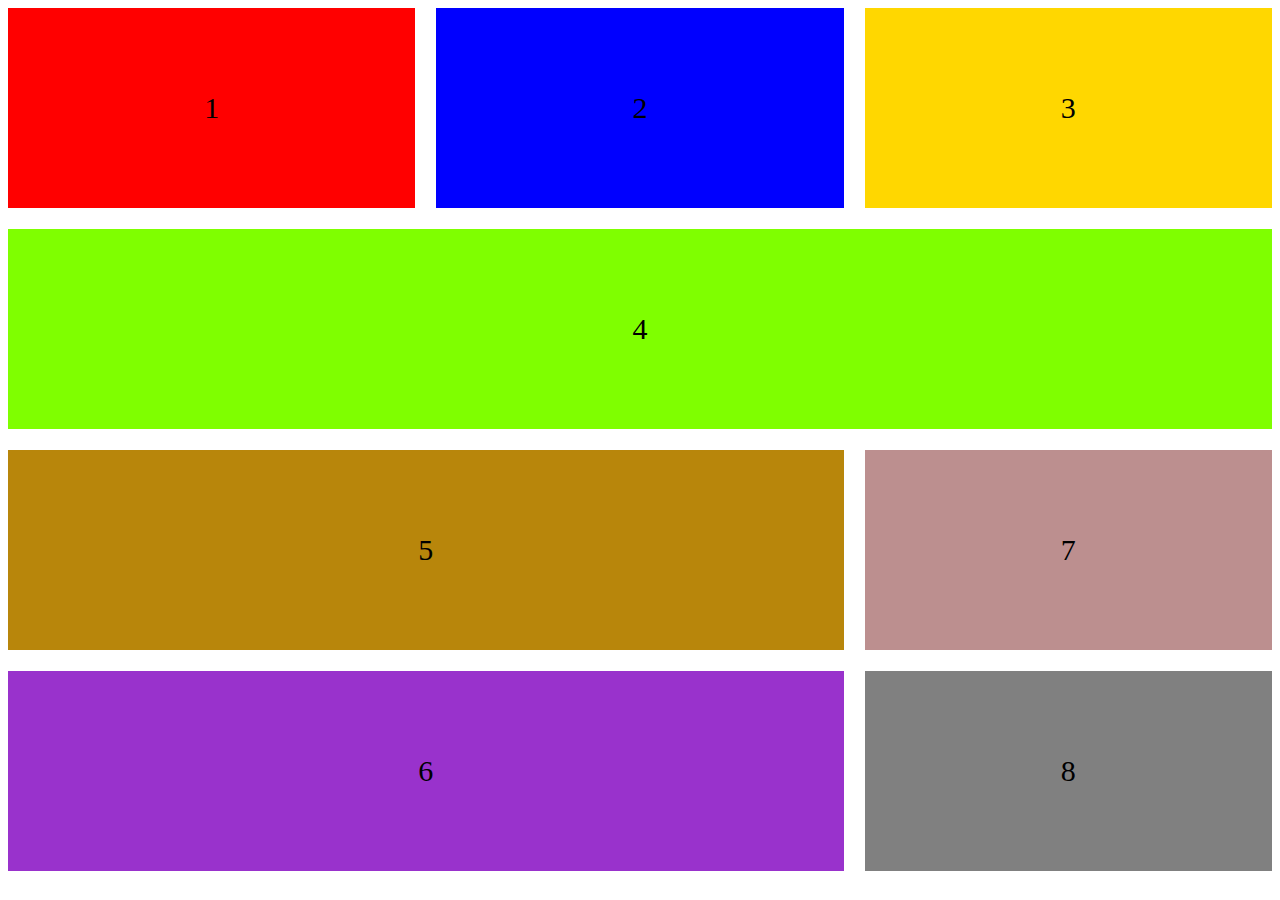
<file: LESSON5/index.html>
<!DOCTYPE html>
<html lang="en">
<head>
    <meta charset="UTF-8">
    <meta name="viewport" content="width=device-width, initial-scale=1.0">
    <title>Document</title>
    <link rel="stylesheet" href="styles.css">
</head>
<body>
    <div class="grid-container">
        <div class="grid-items-1">1</div>
        <div class="grid-items-2">2</div>
        <div class="grid-items-3">3</div>
        <div class="grid-items-4">4</div>
        <div class="grid-items-5">5</div>
        <div class="grid-items-6">6</div>
        <div class="grid-items-7">7</div>
        <div class="grid-items-8">8</div>
    </div>
</body>
</html>
</file>
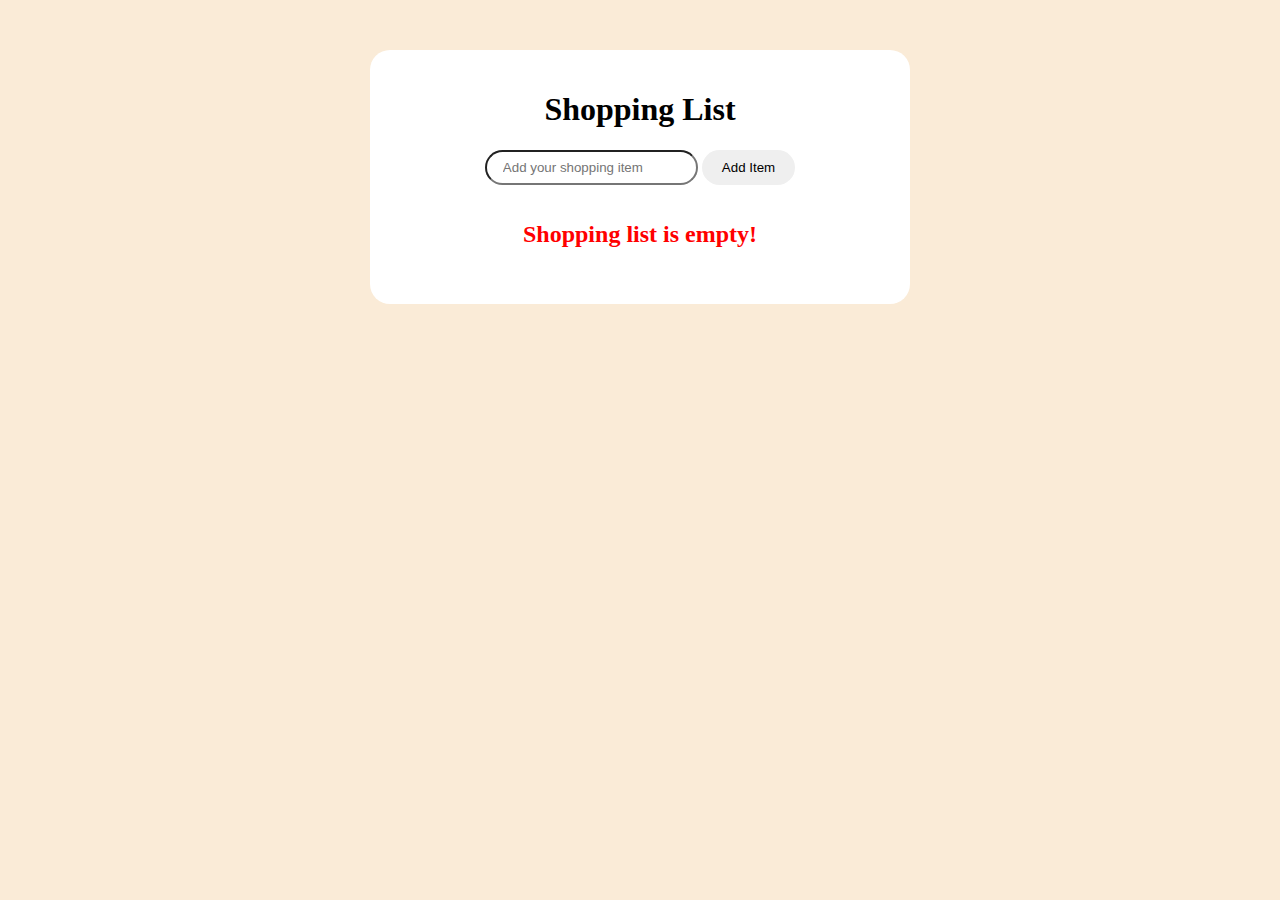
<file: LS7/index.html>
<!DOCTYPE html>
<html lang="en">
<head>
    <meta charset="UTF-8">
    <meta name="viewport" content="width=device-width, initial-scale=1.0">
    <!-- <script src="CW.js"></script> -->
    <link rel="stylesheet" href="style.css"/>
    <title>Document</title>
</head>
<body>
    <div class="container">
        <h1>Shopping List</h1> 
        <form id="shopping-form">
            <input id="shopping-input" type="text" placeholder="Add your shopping item"/>
            <button id="shopping-button" type="submit">Add Item</button>
        </form>
        <ul id="shopping-list">
        </ul>
    </div>
    
    <script src="CW.js"></script>
    
</body>
</html>
</file>
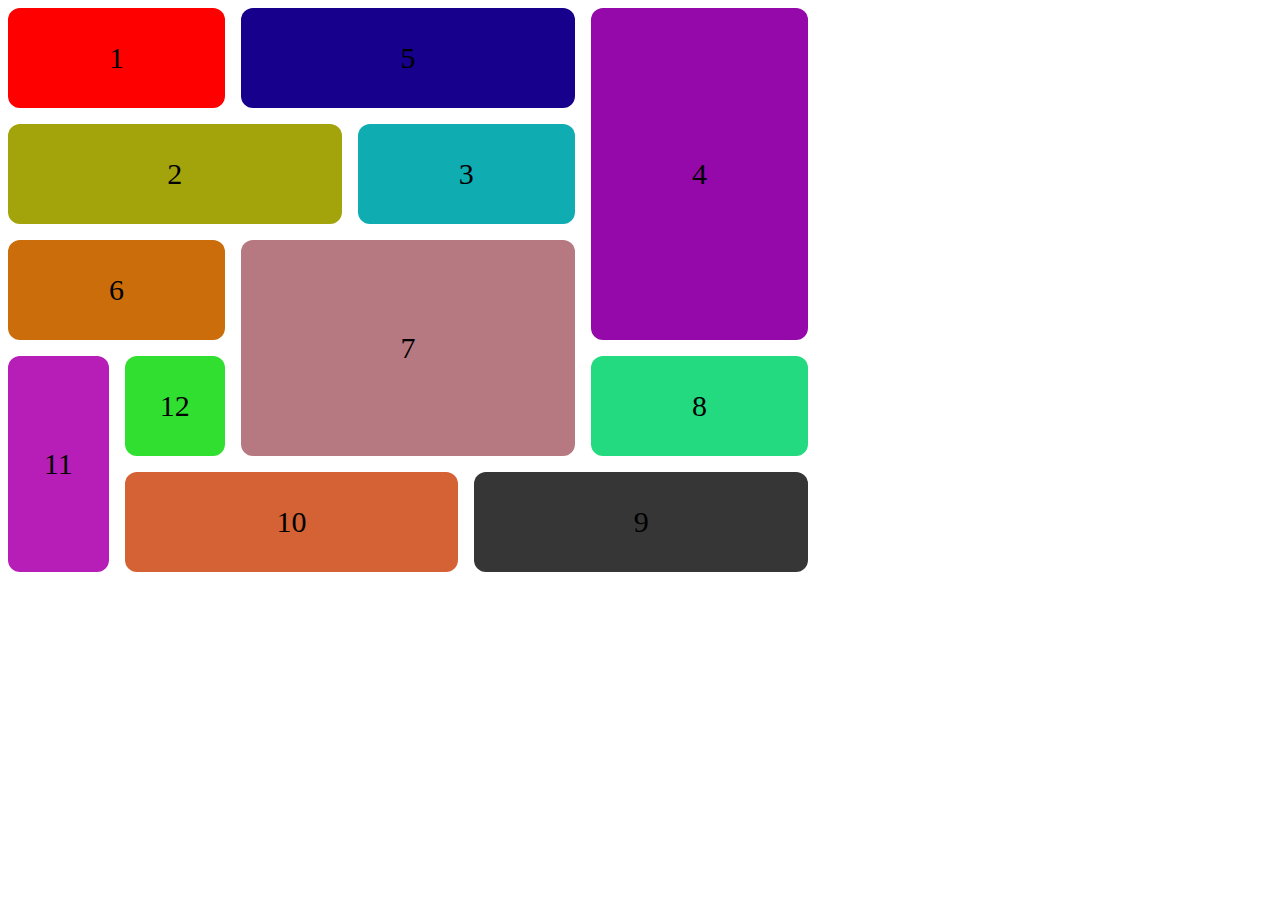
<file: HW5/grid.dz.html>
<!DOCTYPE html>
<html lang="en">
<head>
    <meta charset="UTF-8">
    <meta name="viewport" content="width=device-width, initial-scale=1.0">
    <link rel="stylesheet" href="grid.dz.css">
    <title>Document</title>
</head>
<body>
    <div class="grid-container"> 
      <div class="item-1">1</div> 
      <div class="item-2">2</div> 
      <div class="item-3">3</div> 
      <div class="item-4">4</div> 
      <div class="item-5">5</div> 
      <div class="item-6">6</div> 
      <div class="item-7">7</div> 
      <div class="item-8">8</div> 
      <div class="item-9">9</div> 
      <div class="item-10">10</div> 
      <div class="item-11">11</div> 
      <div class="item-12">12</div> 
 </div> 
</body>
</html>
</file>
<file: FINAL_FRONT/style.css>
body {
    background-color: rgb(235, 241, 255);
}

.about-me-panel {
    margin: 80px auto;
    padding: 20px;
    display: flex;
    justify-content: center;
    gap: 16px;
}

.buttons-button {
    padding: 24px 38px;
    border: none;
    background: #4085f4;
    color: aliceblue;
}
</file>
<file: HW3/style.css>
html, body{
    font-family: 'Inter', sans-serif;
}
.container{
    max-width: 1480px;
    margin: 0 auto;
    padding: 0 16px;
}
.base-bg{
    background-color: #043873;
}
.header-wrapper{
    display: flex;
    align-items: center;
    justify-content: space-between;
    padding: 16px 0;
}
.link{
    color: white;
    text-decoration: none;
}
.btns-wrapper{
    display: flex;
    align-items: center;
    gap: 24px;
}
.base-btn{
    border-radius: 8px;
    border: none;
    padding: 18px 24px;
    display: flex;
    justify-content: center;
    align-items: center;
    background-color: #4F9CF9;
    color: white;
}

.login-btn{
    background-color: #ffe492;
    color: #043873;
}
.logo{
    font-weight: 700;
    font-size: 28px;
}
.nav-wrapper{
    display: flex;
    align-items: center;
    gap: 32px;
}
.title{
    margin: 0 0 20px 0;
    font-size: 64px;
}
.content-wrapper{
    padding: 140px 0;
    display: flex;
    align-items: center;
}
.text-white{
    color: white;
    
}
.sub-title{
    margin: 0 0 60px 0;
    font-size: 18px;
}
.content-img{
    height: auto;
}
.base-bg2{
    background-color: #ffffff;
}
.text-black{
    color: black;
}
.title1{
    padding: 0 0 0 60px;
    font-size: 64px;
}
.sub-title1{
    padding: 0 0 0 60px;
    font-size: 18px;
}
</file>
<file: HW6/style.css>
body {
    background-color: #f4f6fb;
    font-family: Arial, sans-serif;
}

.control-panel {
    margin: 30px auto;
    padding: 20px;
    display: flex;
    justify-content: center;
    gap: 14px;
}

.control-btn {
    padding: 14px 18px;
    border-radius: 14px;
    border: none;
    cursor: pointer;
    background: #3b82f6;
    color: white;
    font-weight: 500;
    transition: 0.2s;
}


#film-display {
    width: 520px;
    margin: 0 auto;
    background: #ffffff;
    border-radius: 20px;
    padding: 18px;
    box-shadow: 0 10px 25px rgba(0,0,0,0.08);
}

#film-display ul {
    list-style: none;
    padding: 0;
    margin: 0;
}

#film-display li {
    background: #f1f5f9;
    margin-bottom: 12px;
    border-radius: 14px;
    padding: 14px 16px;
    display: flex;
    justify-content: space-between;
    align-items: center;
    color: #0f172a;
}


#film-display input {
    width: 100%;
    padding: 12px;
    border-radius: 12px;
    margin-bottom: 12px;
    border: 1px solid #cbd5f5;
    outline: none;
    font-size: 14px;
}
</file>
<file: LESSON4/style.css>
html, body{
    font-family: "Inter", sans-serif;
} 
h1, h2, h3, h4, h5, h6{
    font-family: "Fraunces", serif;
}
.container{
    max-width: 1130px;
    margin: 0 auto;
    padding: 0 15px;
}
.inner-wrapper{
    display: flex;
    align-items: center;
    padding-top: 145px;
    padding-bottom: 80px;

}
.main-title{
    font-weight: 400;
    font-size: 58px;
    max-width: 485px;
    margin: 0 0 21px 0;
}
.main-subtitle{
    font-size: 20px;
    max-width: 351px;
    line-height: 30px;
    margin: 0 0 31px 0;
}
.book-button{
    background-color: #0070a0;
    padding: 8px 32px;
    border: none;
    color: #FFFFFF;
    font-size: 17px;
    line-height: 27px;
}
.learn-more-link{
    text-decoration: none;
    color: #0070a0;
    font-size: 17px;
}
.controls-wrapper{
    display: flex;
    align-items: center;
    gap: 24px;
    margin-top: 30px;
}

.container-wrapper{
    align-items: center;
    display: flex;
    flex-direction: column;
}

.companies-title {
    font-family: "Inter", sans-serif;
    font-weight: 400;
    font-size: 24px;
}

.logo-wrapper {
    display: flex;
    align-items: center;
    gap: 60px;
}

.feature-wrapper{
    display: flex;
    align-items: center;
    gap: 32px;
    padding-top: 160px;
}

.feature-card {
    font-size: 25px;
    font-weight: 400;
    max-width: 355px;
    width: 100%;
    padding: 32px 32px 40px 32px;
}
.feature-img {
    margin-bottom: 8px;
    width: 55px;
    height: 55px;
}

.feature-card-text{
    font-size: 15px;
    margin: 0
}

.feature-card-title {
    font-size: 25px;
    font-weight: 400;
    margin: 0 0 11px 0;
}

.feature-card-yellow {
    background-color: #FAEA73;
}

.feature-card-blue {
    background-color: #CCEFF6;
}

.feature-card-pink {
    background-color:#F7CEDC;
}

.gray-bg {
    background-color: #F7F9FA;
}

.care-accordion {
    width: 100%;
    display: flex;
    flex-direction: column;
}

.accordion-item-header {
    display: flex;
    align-items: center;
    justify-content: space-between;
}

.accordion-item-left {
    display: flex;
    align-items: center;
}
</file>
<file: LESSON5.2/styles.css>
html, body {
 font-family: "Inter", sans-serif;
}

h1, h2, h3, h4, h5, h6 {
  font-family: "Fraunces", serif;
}

.container {
  max-width: 1130px;
  margin: 0 auto;
  padding: 0 15px;
}

.inner-wrapper {
  padding-top: 145px;
  padding-bottom: 80px;
  display:flex;
  align-items: center;
  justify-content: space-between;
}

.main-title {
  font-weight: 400;
  font-size: 58px;
  max-width: 485px;
  margin: 0 0 21px 0;
}

.main-subtitle {
  font-size: 20px;
  max-width: 351px;
  line-height: 30px;
  margin: 0 0 31px 0;
}

.book-button {
  background-color: #0070A0;
  padding: 8px 32px;
  border: none;
  color: #FFFFFF;
  font-size: 17px;
  line-height: 27px;
}

.learn-more-link {
  color: #0070A0;
  text-decoration: none;
  font-size: 17px;
}

.controls-wrapper {
  display: flex;
  align-items: center;
  gap: 24px;
}

.companies-wrapper {
  display: flex;
  flex-direction: column;
  align-items: center;
  padding-top: 40px;
}

.companies-title {
  font-family: "Inter", sans-serif;
  font-weight: 400;
  font-size: 24px;
}

.logos-wrapper {
  display: flex;
  align-items: center;
  gap: 61px;
}

.features-wrapper {
  display: flex;
  align-items: center;
  gap: 32px;
  padding-top: 160px;
  padding-bottom: 120px;
}

.feature-card {
  max-width: 355px;
  width: 100%;
  padding: 32px 32px 40px 32px;
}

.feature-img {
  margin-bottom: 8px;
  width: 55px;
  height: 55px;
}

.feature-card-title {
  font-size: 25px;
  font-weight: 400;
  margin: 0 0 11px 0;
}

.feature-card-text {
  font-size: 15px;
  margin: 0;
}

.feature-card-yellow {
  background-color: #FAEA73;
}

.feature-card-blue {
  background-color: #CCEFF6;
}

.feature-card-pink {
  background-color: #F7CEDC;
}

.gray-background {
  background-color: #F7F9FA;
  padding: 80px 0;
}

.care-accordion {
  max-width: 450px;
  width: 100%;
  display: flex;
  flex-direction: column;
}

.accordion-item-header {
  display: flex;
  align-items: center;
  justify-content: space-between;
}

.accordion-item-left {
  display: flex;
  align-items: center;
}

.automated-container {
    padding-top: 120px;
    padding-bottom: 120px;
    display: flex;
    flex-direction: column;
    gap: 68px;
}
.automated-card-wrapper {
    display: grid;
    grid-template-columns: repeat(4, 1fr);
    gap: 68px;
    display: flex;
    flex-direction: column;
}

.automated-title-wrapper {
    line-height: 27px;
    font-size: 18px;
    letter-spacing: 0.2px;
}

.automated-card {
    display: flex;
    flex-direction: column;
}

.automated-card-icon {
    width: 56px;
    height: 56px;
    margin-bottom: 7px;
}

.automated-card > strong {
    font-size: 24px;
    font-weight: 400;
    margin-bottom: 11px;
    font-family: 'Fraunces', serif;
}
.automated-card > p {
    margin: 0;

}

.base-title {
    font-size: 42px;
    font-weight: 400;
    margin: 0;
}

@media {max-width: 992px ;}
</file>
<file: LESSON5.3/styles.css>
html,
body {
  font-family: 'Inter', sans-serif;
}

h1,
h2,
h3,
h4,
h5,
h6 {
  font-family: 'Fraunces', serif;
}

.container {
  max-width: 1130px;
  margin: 0 auto;
  padding: 0 15px;
}

.inner-wrapper {
  padding-top: 145px;
  padding-bottom: 80px;
  display: flex;
  align-items: center;
  justify-content: space-between;
}

.main-title {
  font-weight: 400;
  font-size: 58px;
  max-width: 485px;
  margin: 0 0 21px 0;
}

.main-subtitle {
  font-size: 20px;
  max-width: 351px;
  line-height: 30px;
  margin: 0 0 31px 0;
}

.book-button {
  background-color: #0070a0;
  padding: 8px 32px;
  border: none;
  color: #ffffff;
  font-size: 17px;
  line-height: 27px;
}

.learn-more-link {
  color: #0070a0;
  text-decoration: none;
  font-size: 17px;
}

.controls-wrapper {
  display: flex;
  align-items: center;
  gap: 24px;
}

.companies-wrapper {
  display: flex;
  flex-direction: column;
  align-items: center;
  padding-top: 40px;
}

.companies-title {
  font-family: 'Inter', sans-serif;
  font-weight: 400;
  font-size: 24px;
}

.logos-wrapper {
  display: flex;
  align-items: center;
  gap: 61px;
  /* flex-wrap: wrap */
}

.features-wrapper {
  display: flex;
  align-items: center;
  gap: 32px;
  padding-top: 160px;
  padding-bottom: 120px;
}

.feature-card {
  max-width: 355px;
  width: 100%;
  padding: 32px 32px 40px 32px;
}

.feature-img {
  margin-bottom: 8px;
  width: 55px;
  height: 55px;
}

.feature-card-title {
  font-size: 25px;
  font-weight: 400;
  margin: 0 0 11px 0;
}

.feature-card-text {
  font-size: 15px;
  margin: 0;
}

.feature-card-yellow {
  background-color: #faea73;
}

.feature-card-blue {
  background-color: #cceff6;
}

.feature-card-pink {
  background-color: #f7cedc;
}

.gray-background {
  background-color: #f7f9fa;
  padding: 80px 0;
}

.care-accordion {
  max-width: 450px;
  width: 100%;
  display: flex;
  flex-direction: column;
}

.accordion-item-header {
  display: flex;
  align-items: center;
  justify-content: space-between;
}

.accordion-item-left {
  display: flex;
  align-items: center;
}

.automated-container {
  padding-top: 120px;
  padding-bottom: 120px;
  display: flex;
  flex-direction: column;
  gap: 68px;
}

.automated-titles-wrapper {
  max-width: 650px;
  display: flex;
  flex-direction: column;
  gap: 18px;
}

.automated-cards-wrapper {
  display: grid;
  grid-template-columns: repeat(4, 1fr);
  gap: 64px;
}

.automated-titles-wrapper > p {
  line-height: 27px;
  font-size: 18px;
  letter-spacing: 0.2px;
  margin: 0;
}

.automated-card {
  display: flex;
  flex-direction: column;
}

.automated-card-icon {
  width: 56px;
  height: 56px;
  margin-bottom: 7px;
}

.automated-card > strong {
  font-size: 25px;
  font-weight: 400;
  margin-bottom: 11px;
  font-family: 'Fraunces', serif;
}

.automated-card > p {
  margin: 0;
}

.base-title {
  font-size: 42px;
  font-weight: 400;
  margin: 0;
}

.blog-container {
  display: flex;
  flex-direction: column;
  gap: 50px;
}

.blog-titles-wrapper {
  display: flex;
  justify-content: space-between;
  align-items: center;
}

.blog-cards-wrapper {
  display: grid;
  grid-template-columns: repeat(3, 1fr);
}

.care-container {
  display: flex;
  align-items: center;
  justify-content: space-between;
}

.care-title {
  font-size: 42px;
  font-weight: 400;
  max-width: 629px;
}
/.accordion-item {
  border-top: 1px solid #c2cdd8;
  border-bottom: 1px solid #c2cdd8;
  padding: 15px 16px 12px 12px;
}

.care-arrow-button {
  background: none;
  border: none;
}

@media (max-width: 992px) { 
  .inner-wrapper { 
    flex-direction: column;
    gap: 32px
  }
  .main-title,
  .main-subtitle{
    max-width: none;
    text-align: center;
  }
    .controls-wrapper {
    justify-content: center;
  }

}

@media (max-width: 768px) {
  .inner-wrapper {
    padding-top: 50px;
    padding-bottom: 50px;
  }

  .logos-wrapper {
    display: grid;
    grid-template-columns: repeat(2 ,1fr);
  }

  .features-wrapper,
  .automated-container {
    flex-direction: column;
    padding-top: 50px;
    padding-bottom: 50px;
  }

  .care
}


@media (max-width: 576px) {
  .main-title {
    font-size: 32px;
  }

  .main-subtitle {
    font-size: 18px;
  }

  .inner-wrapper img { 
    width: 100%;
  }

  .controls-wrapper {
    flex-direction: column;
  }

  .companies-title {
    
  }

  .logos-wrapper {
    grid-template-columns: 1fr;
    justify-content: center;
  }
  .care-title {
    font-size: 23px;
  }


}


@media
</file>
<file: LESSON5/styles.css>
.grid-container{
    display: grid;
    grid-template-columns: repeat(3, 1fr);
    grid-template-rows: repeat(4 , 200px);
    gap: 21px


}
 .grid-container > div {
    display: flex;
    justify-content: center;
    align-items: center;
    font-size: 30px;
}

.grid-items-1 {
    grid-column: 1/2;
    background-color: red
}

.grid-items-2 {
    grid-column: 2/3;
    background-color:blue
}

.grid-items-3 {
    grid-column: 3/4 ;
    background-color:gold
}

.grid-items-4 {
    grid-row: 3/2 ;
    grid-column: 1/-1 ;
    background-color:chartreuse
}

.grid-items-5 {
    grid-row: 3/3 ;
    grid-column: 1/3 ;
    background-color:darkgoldenrod
}

.grid-items-6 {
    grid-row: 4/4 ;
    grid-column: 1/3 ;
    background-color:darkorchid
}

.grid-items-7 {
    grid-row: 3 ;
    grid-column: 3 ;
    background-color:rosybrown
}

.grid-items-8 {
    grid-row: 4/5 ;
    background-color:gray
}
</file>
<file: LS7/style.css>
body {
    background-color: antiquewhite;
}

.container {
    max-width: 500px;
    margin: 50px auto;
    padding: 20px;
    background-color: #fff;
    border-radius: 20px;
    display: flex;
    flex-direction: column;
    align-items: center;
    justify-content: center;
}

button {
    padding: 10px 20px;
    border: none;
    border-radius: 20px;
}

#shopping-list {
    display: flex;
    flex-direction: column;
    gap: 10px;
    padding-left: 0;
}

input {
    padding: 8px 16px;
    border-radius: 20px;
}

li {
    list-style-type: none;
    gap: auto;
    justify-content: center;
}
</file>
<file: HW5/grid.dz.css>
.grid-container {
    width: 800px;
    display: grid;
    grid-template-columns: repeat(7, 1fr);
    grid-template-rows: repeat(5, 100px);
    gap: 16px;
}

.grid-container > div { 
    display: flex;
    justify-content: center;
    align-items: center;
    font-size: 30px;
}

.item-1 {
    background-color: rgb(255, 0, 0);
    grid-column: 1/3;
    grid-row: 1/2;
    border-radius: 12px;
}

.item-2 {
    background-color: rgb(163, 163, 11);
    grid-column: 1/4;
    grid-row: 2/3;
    border-radius: 12px;
}

.item-3 {
    background-color: rgb(15, 172, 177);
    grid-column: 4/-3;
    grid-row: 2/3;
    border-radius: 12px;
}

.item-4 {
    background-color: rgb(149, 9, 170);
    grid-column: 6/-1;
    grid-row: 1/4;
    border-radius: 12px;
}

.item-5 {
    background-color: rgb(23, 0, 139);
    grid-column: 3/-3;
    grid-row: 1/2;
    border-radius: 12px;
}

.item-6 {
    background-color: rgb(202, 109, 10);
    grid-column: 1/3;
    grid-row: 3/4;
    border-radius: 12px;
}

.item-7 {
    background-color: rgb(182, 120, 129);
    grid-column: 3/-3;
    grid-row: 3/5;
    border-radius: 12px;
}

.item-8 {
    background-color: rgb(35, 218, 129);
    grid-column: 6/-1;
    grid-row: 4/5;
    border-radius: 12px;
}

.item-9 {
    background-color: rgb(54, 54, 54);
    grid-column: 5/-1;
    grid-row: 5/6;
    border-radius: 12px;
}

.item-10 {
    background-color: rgb(212, 98, 53);
    grid-column: 2/5;
    grid-row: 5/6;
    border-radius: 12px;
}

.item-11 {
    background-color: rgb(183, 30, 183);
    grid-column: 1/2;
    grid-row: 4/6;
    border-radius: 12px;
}

.item-12 {
    background-color: rgb(48, 223, 48);
    grid-column: 2/3;
    grid-row: 4/5;
    border-radius: 12px;
}
</file>
